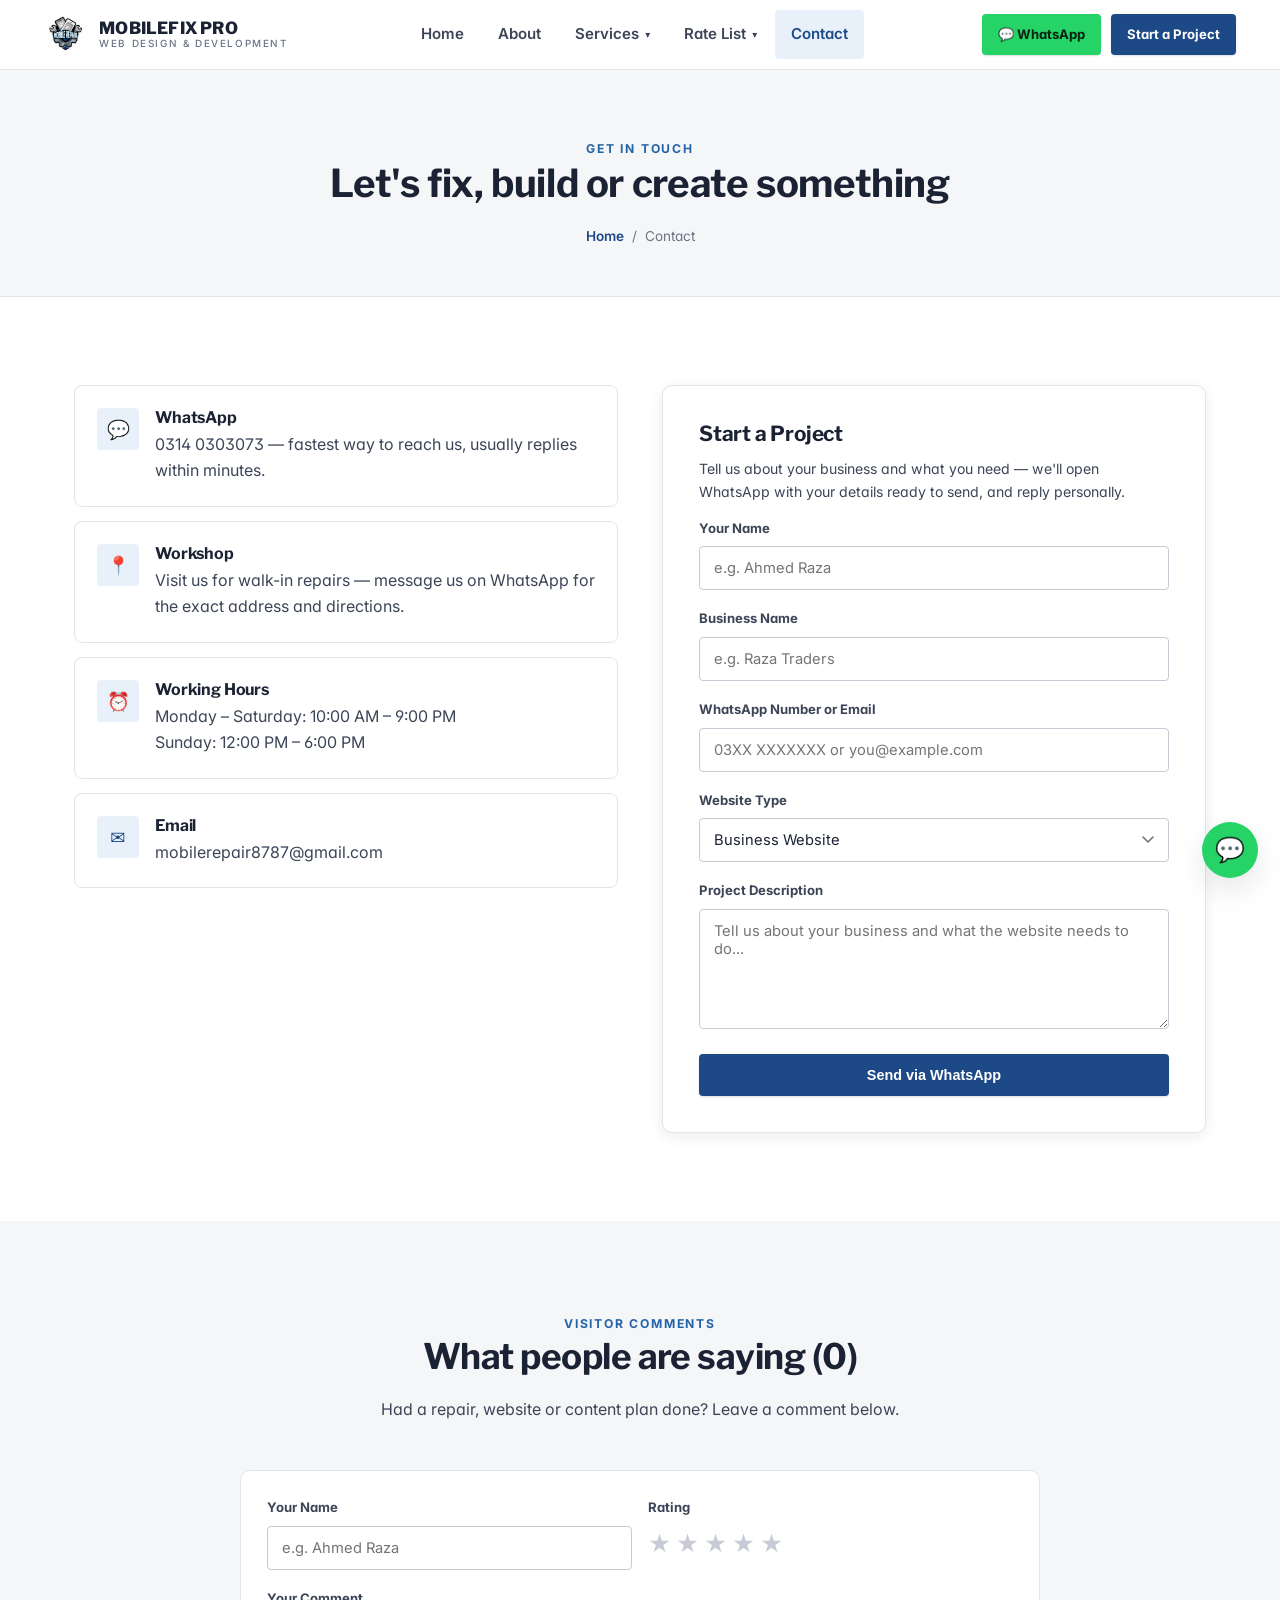
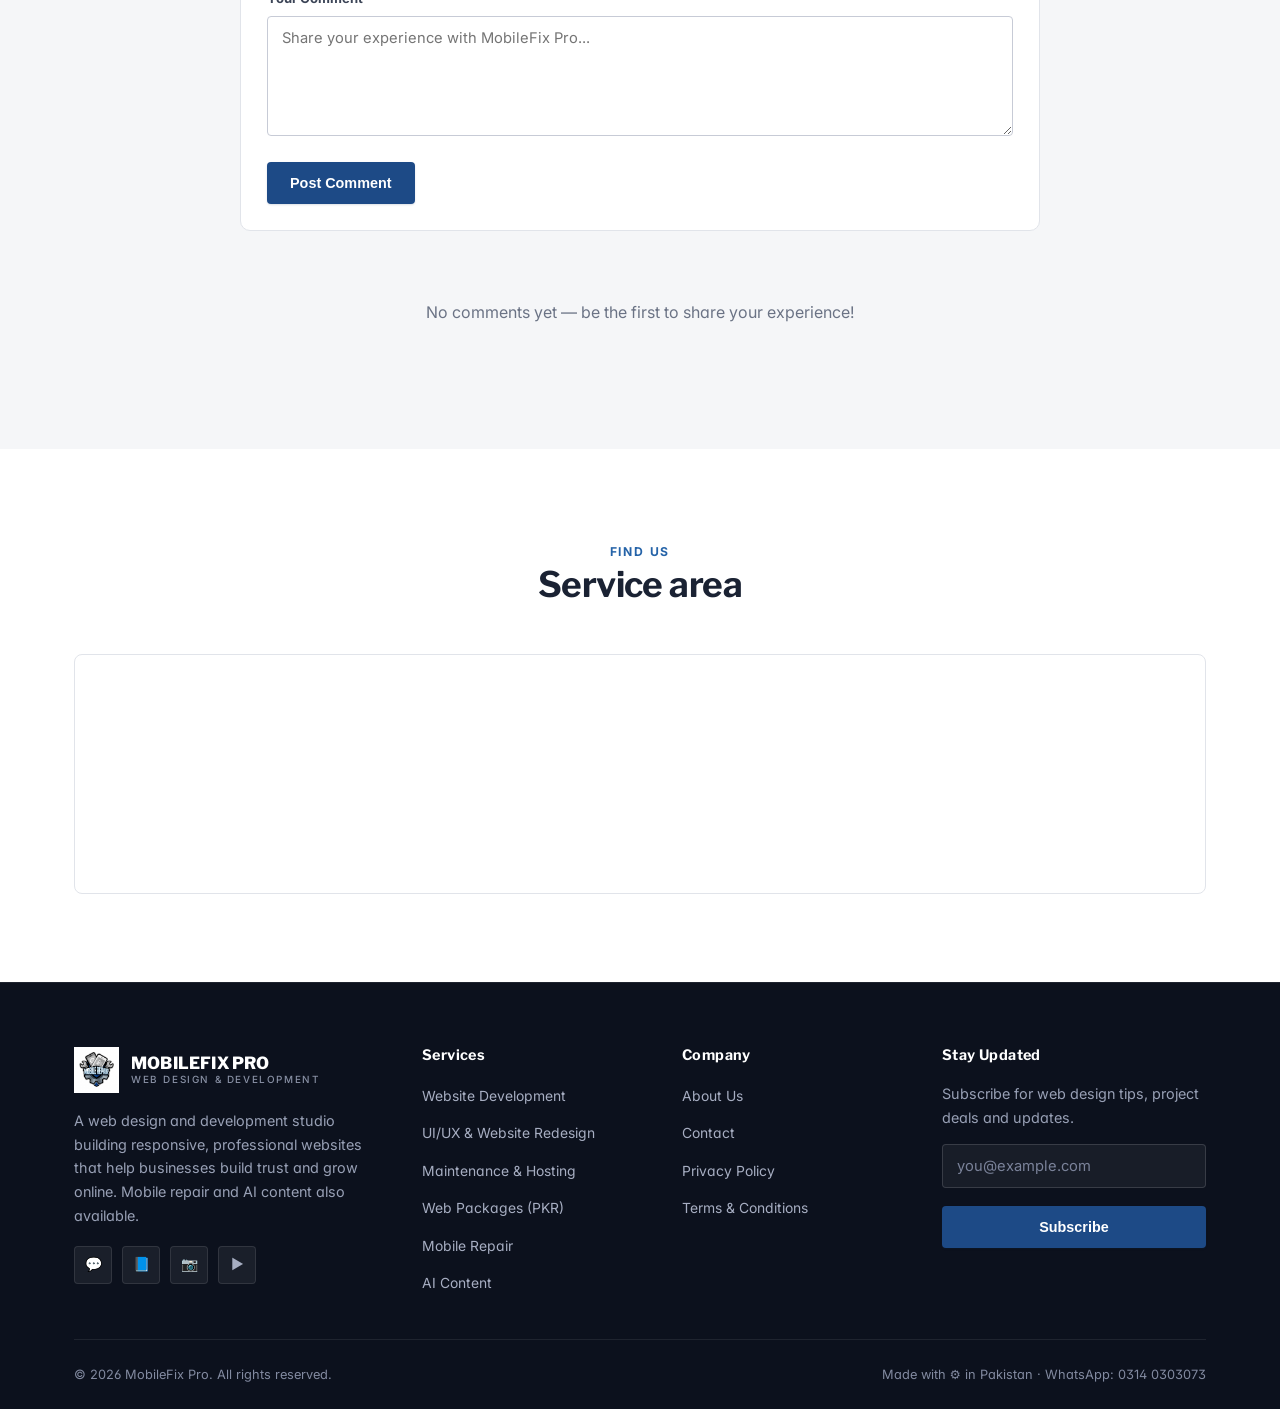
<file: contact.html>
<!DOCTYPE html>
<html lang="en">
<head>
<title>Contact Us | MobileFix Pro</title>
<meta name="description" content="Get in touch with MobileFix Pro via WhatsApp, phone, or our contact form. Leave a comment about your experience with our services.">
<link rel="canonical" href="https://www.mobilefixpro.pk/contact.html">
<meta property="og:title" content="Contact Us | MobileFix Pro">
<meta property="og:description" content="Get in touch with MobileFix Pro via WhatsApp, phone, or our contact form. Leave a comment about your experience with our services.">
<meta property="og:image" content="hero.jpg">
<meta property="og:type" content="website">
<meta name="twitter:card" content="summary_large_image">
<meta charset="UTF-8">
<meta name="viewport" content="width=device-width, initial-scale=1.0">
<meta name="theme-color" content="#ffffff">
<link rel="icon" href="favicon.ico" type="image/x-icon">
<link rel="manifest" href="manifest.json">
<link rel="preconnect" href="https://fonts.googleapis.com">
<link rel="stylesheet" href="colors.css">
<link rel="stylesheet" href="style.css">
<link rel="stylesheet" href="animation.css">
<link rel="stylesheet" href="responsive.css">

</head>
<body>

<header class="site-header">
  <div class="nav-wrap">
    <a href="index.html" class="brand">
      <img src="logo.png" alt="MobileFix Pro logo - web design and website development studio">
      <span class="brand-text">MOBILEFIX PRO<span>WEB DESIGN &amp; DEVELOPMENT</span></span>
    </a>

    <nav class="main-nav" aria-label="Primary">
      <ul>
        <li class=""><a href="index.html">Home</a></li>
        <li class=""><a href="about.html">About</a></li>

        <li class="has-dropdown">
          <a href="services.html">Services <span class="caret">▾</span></a>
          <div class="dropdown-panel" role="menu">
            <a href="services.html#web-development" role="menuitem">
              <span class="d-ico">💻</span>
              <span><span class="d-title">Website Development</span><br><span class="d-sub">Business, e-commerce &amp; custom builds</span></span>
            </a>
            <a href="services.html#uiux-design" role="menuitem">
              <span class="d-ico">🎨</span>
              <span><span class="d-title">UI/UX &amp; Redesign</span><br><span class="d-sub">Responsive design &amp; site refreshes</span></span>
            </a>
            <a href="services.html#care-plans" role="menuitem">
              <span class="d-ico">🛠️</span>
              <span><span class="d-title">Maintenance &amp; Hosting</span><br><span class="d-sub">Domain setup &amp; ongoing care</span></span>
            </a>
            <div style="height:1px; background:var(--border-soft); margin:6px 4px;"></div>
            <a href="services.html#mobile-technician" role="menuitem">
              <span class="d-ico">📱</span>
              <span><span class="d-title">Mobile Repair</span><br><span class="d-sub">Screen &amp; battery service</span></span>
            </a>
            <a href="services.html#ai-content-creator" role="menuitem">
              <span class="d-ico">🤖</span>
              <span><span class="d-title">AI Content</span><br><span class="d-sub">Social posts &amp; blog articles</span></span>
            </a>
          </div>
        </li>

        <li class="has-dropdown">
          <a href="products.html">Rate List <span class="caret">▾</span></a>
          <div class="dropdown-panel" role="menu">
            <a href="products.html#web-packages" role="menuitem">
              <span class="d-ico">🌐</span>
              <span><span class="d-title">Web Packages</span><br><span class="d-sub">Starter to enterprise plans</span></span>
            </a>
            <a href="products.html#repair-rates" role="menuitem">
              <span class="d-ico">🔧</span>
              <span><span class="d-title">Repair Rates</span><br><span class="d-sub">PKR pricing for common repairs</span></span>
            </a>
            <a href="products.html#ai-packages" role="menuitem">
              <span class="d-ico">✨</span>
              <span><span class="d-title">AI Content Plans</span><br><span class="d-sub">Monthly content subscriptions</span></span>
            </a>
          </div>
        </li>

        <li class="active"><a href="contact.html">Contact</a></li>
        <li class="mobile-cta-only">
          <div class="mobile-cta-buttons">
            <a href="https://wa.me/923140303073" target="_blank" rel="noopener" class="btn btn-whatsapp">💬 WhatsApp</a>
            <a href="contact.html#start-project" class="btn btn-primary">Start a Project</a>
          </div>
        </li>
      </ul>
    </nav>

    <div class="nav-cta">
      <a href="https://wa.me/923140303073" target="_blank" rel="noopener" class="btn btn-whatsapp btn-sm">💬 WhatsApp</a>
      <a href="contact.html#start-project" class="btn btn-primary btn-sm">Start a Project</a>
    </div>

    <button class="burger" aria-label="Toggle menu" aria-expanded="false">
      <span></span><span></span><span></span>
    </button>
  </div>
</header>


<section class="page-hero">
  <div class="container">
    <span class="eyebrow">GET IN TOUCH</span>
    <h1>Let's fix, build or create something</h1>
    <div class="breadcrumb"><a href="index.html">Home</a> / <span>Contact</span></div>
  </div>
</section>

<section>
  <div class="container contact-grid">
    <div class="reveal-left">
      <div class="contact-info-card">
        <div class="ci-ic">💬</div>
        <div>
          <h3 style=" margin-bottom:4px;">WhatsApp</h3>
          <p style="margin:0;">0314 0303073 — fastest way to reach us, usually replies within minutes.</p>
        </div>
      </div>
      <div class="contact-info-card">
        <div class="ci-ic">📍</div>
        <div>
          <h3 style=" margin-bottom:4px;">Workshop</h3>
          <p style="margin:0;">Visit us for walk-in repairs — message us on WhatsApp for the exact address and directions.</p>
        </div>
      </div>
      <div class="contact-info-card">
        <div class="ci-ic">⏰</div>
        <div>
          <h3 style=" margin-bottom:4px;">Working Hours</h3>
          <p style="margin:0;">Monday – Saturday: 10:00 AM – 9:00 PM<br>Sunday: 12:00 PM – 6:00 PM</p>
        </div>
      </div>
      <div class="contact-info-card">
        <div class="ci-ic">✉️</div>
        <div>
          <h3 style=" margin-bottom:4px;">Email</h3>
          <p style="margin:0;">mobilerepair8787@gmail.com</p>
        </div>
      </div>
    </div>

    <div class="reveal-right">
      <div class="form-card" id="start-project" style="scroll-margin-top:90px;">
        <h3>Start a Project</h3>
        <p style="font-size:.88rem;">Tell us about your business and what you need — we'll open WhatsApp with your details ready to send, and reply personally.</p>
        <form id="contactForm">
          <div class="field">
            <label for="cf-name">Your Name</label>
            <input id="cf-name" type="text" name="name" placeholder="e.g. Ahmed Raza" required>
          </div>
          <div class="field">
            <label for="cf-business">Business Name</label>
            <input id="cf-business" type="text" name="business" placeholder="e.g. Raza Traders" required>
          </div>
          <div class="field">
            <label for="cf-contact">WhatsApp Number or Email</label>
            <input id="cf-contact" type="text" name="contact" placeholder="03XX XXXXXXX or you@example.com" required>
          </div>
          <div class="field">
            <label for="cf-type">Website Type</label>
            <select id="cf-type" name="websiteType">
              <option>Business Website</option>
              <option>Landing Page</option>
              <option>E-commerce Website</option>
              <option>Portfolio Website</option>
              <option>Restaurant Website</option>
              <option>Dental / Clinic Website</option>
              <option>Dynamic / Custom Website</option>
              <option>Website Redesign</option>
              <option>Not sure yet</option>
            </select>
          </div>
          <div class="field">
            <label for="cf-message">Project Description</label>
            <textarea id="cf-message" name="message" placeholder="Tell us about your business and what the website needs to do..." required></textarea>
          </div>
          <button type="submit" class="btn btn-primary btn-block">Send via WhatsApp</button>
          <div class="form-msg" id="formMsg"></div>
        </form>
      </div>
    </div>
  </div>
</section>

<section style="background:var(--bg-surface);">
  <div class="container">
    <div class="sec-head reveal">
      <span class="eyebrow">VISITOR COMMENTS</span>
      <h2>What people are saying (<span id="commentCount">0</span>)</h2>
      <p>Had a repair, website or content plan done? Leave a comment below.</p>
    </div>

    <div class="comments-wrap reveal">
      <form class="comment-form" id="commentForm">
        <div class="row2">
          <div class="field">
            <label for="c-name">Your Name</label>
            <input id="c-name" type="text" name="cname" placeholder="e.g. Ahmed Raza" required>
          </div>
          <div class="field">
            <label>Rating</label>
            <div class="rating-select">
              <span>★</span><span>★</span><span>★</span><span>★</span><span>★</span>
            </div>
            <input type="hidden" name="rating" value="5">
          </div>
        </div>
        <div class="field">
          <label for="c-text">Your Comment</label>
          <textarea id="c-text" name="ctext" placeholder="Share your experience with MobileFix Pro..." required></textarea>
        </div>
        <button type="submit" class="btn btn-primary">Post Comment</button>
        <div class="form-msg" id="commentMsg"></div>
      </form>

      <div id="commentsList"></div>
    </div>
  </div>
</section>

<section>
  <div class="container">
    <div class="sec-head reveal">
      <span class="eyebrow">FIND US</span>
      <h2>Service area</h2>
    </div>
    <div class="map-frame reveal-scale">
      <iframe title="Service area map" src="https://www.google.com/maps?q=Pakistan&output=embed" width="100%" height="100%" style="border:0;" loading="lazy" referrerpolicy="no-referrer-when-downgrade"></iframe>
    </div>
  </div>
</section>

<a href="https://wa.me/923140303073" target="_blank" rel="noopener" class="wa-float" aria-label="Chat on WhatsApp">💬</a>
<button class="back-top" aria-label="Back to top">↑</button>

<footer class="site-footer">
  <div class="container">
    <div class="footer-grid">
      <div>
        <a href="index.html" class="brand" style="margin-bottom:16px;">
          <img src="logo.png" alt="MobileFix Pro logo" style="height:46px;">
          <span class="brand-text">MOBILEFIX PRO<span>WEB DESIGN &amp; DEVELOPMENT</span></span>
        </a>
        <p>A web design and development studio building responsive, professional websites that help businesses build trust and grow online. Mobile repair and AI content also available.</p>
        <div class="footer-social">
          <a href="https://wa.me/923140303073" target="_blank" rel="noopener" aria-label="WhatsApp">💬</a>
          <a href="#" aria-label="Facebook">📘</a>
          <a href="#" aria-label="Instagram">📷</a>
          <a href="https://www.youtube.com/@mobile.repair963" target="_blank" rel="noopener" aria-label="YouTube">▶️</a>
        </div>
      </div>

      <div>
        <h4>Services</h4>
        <ul>
          <li><a href="services.html#web-development">Website Development</a></li>
          <li><a href="services.html#uiux-design">UI/UX &amp; Website Redesign</a></li>
          <li><a href="services.html#care-plans">Maintenance &amp; Hosting</a></li>
          <li><a href="products.html#web-packages">Web Packages (PKR)</a></li>
          <li><a href="services.html#mobile-technician">Mobile Repair</a></li>
          <li><a href="services.html#ai-content-creator">AI Content</a></li>
        </ul>
      </div>

      <div>
        <h4>Company</h4>
        <ul>
          <li><a href="about.html">About Us</a></li>
          <li><a href="contact.html">Contact</a></li>
          <li><a href="privacy.html">Privacy Policy</a></li>
          <li><a href="terms.html">Terms &amp; Conditions</a></li>
        </ul>
      </div>

      <div>
        <h4>Stay Updated</h4>
        <p>Subscribe for web design tips, project deals and updates.</p>
        <form id="newsletterForm">
          <div class="field">
            <input type="email" placeholder="you@example.com" required>
          </div>
          <button type="submit" class="btn btn-primary btn-block">Subscribe</button>
          <p class="news-note" style="font-size:.78rem; margin-top:10px;"></p>
        </form>
      </div>
    </div>

    <div class="footer-bottom">
      <span>© <span class="js-year">2026</span> MobileFix Pro. All rights reserved.</span>
      <span>Made with ⚙️ in Pakistan · WhatsApp: 0314 0303073</span>
    </div>
  </div>
</footer>

<script src="menu.js"></script>
<script src="slider.js"></script>
<script src="contact.js"></script>
<script src="script.js"></script>

</body>
</html>
</file>
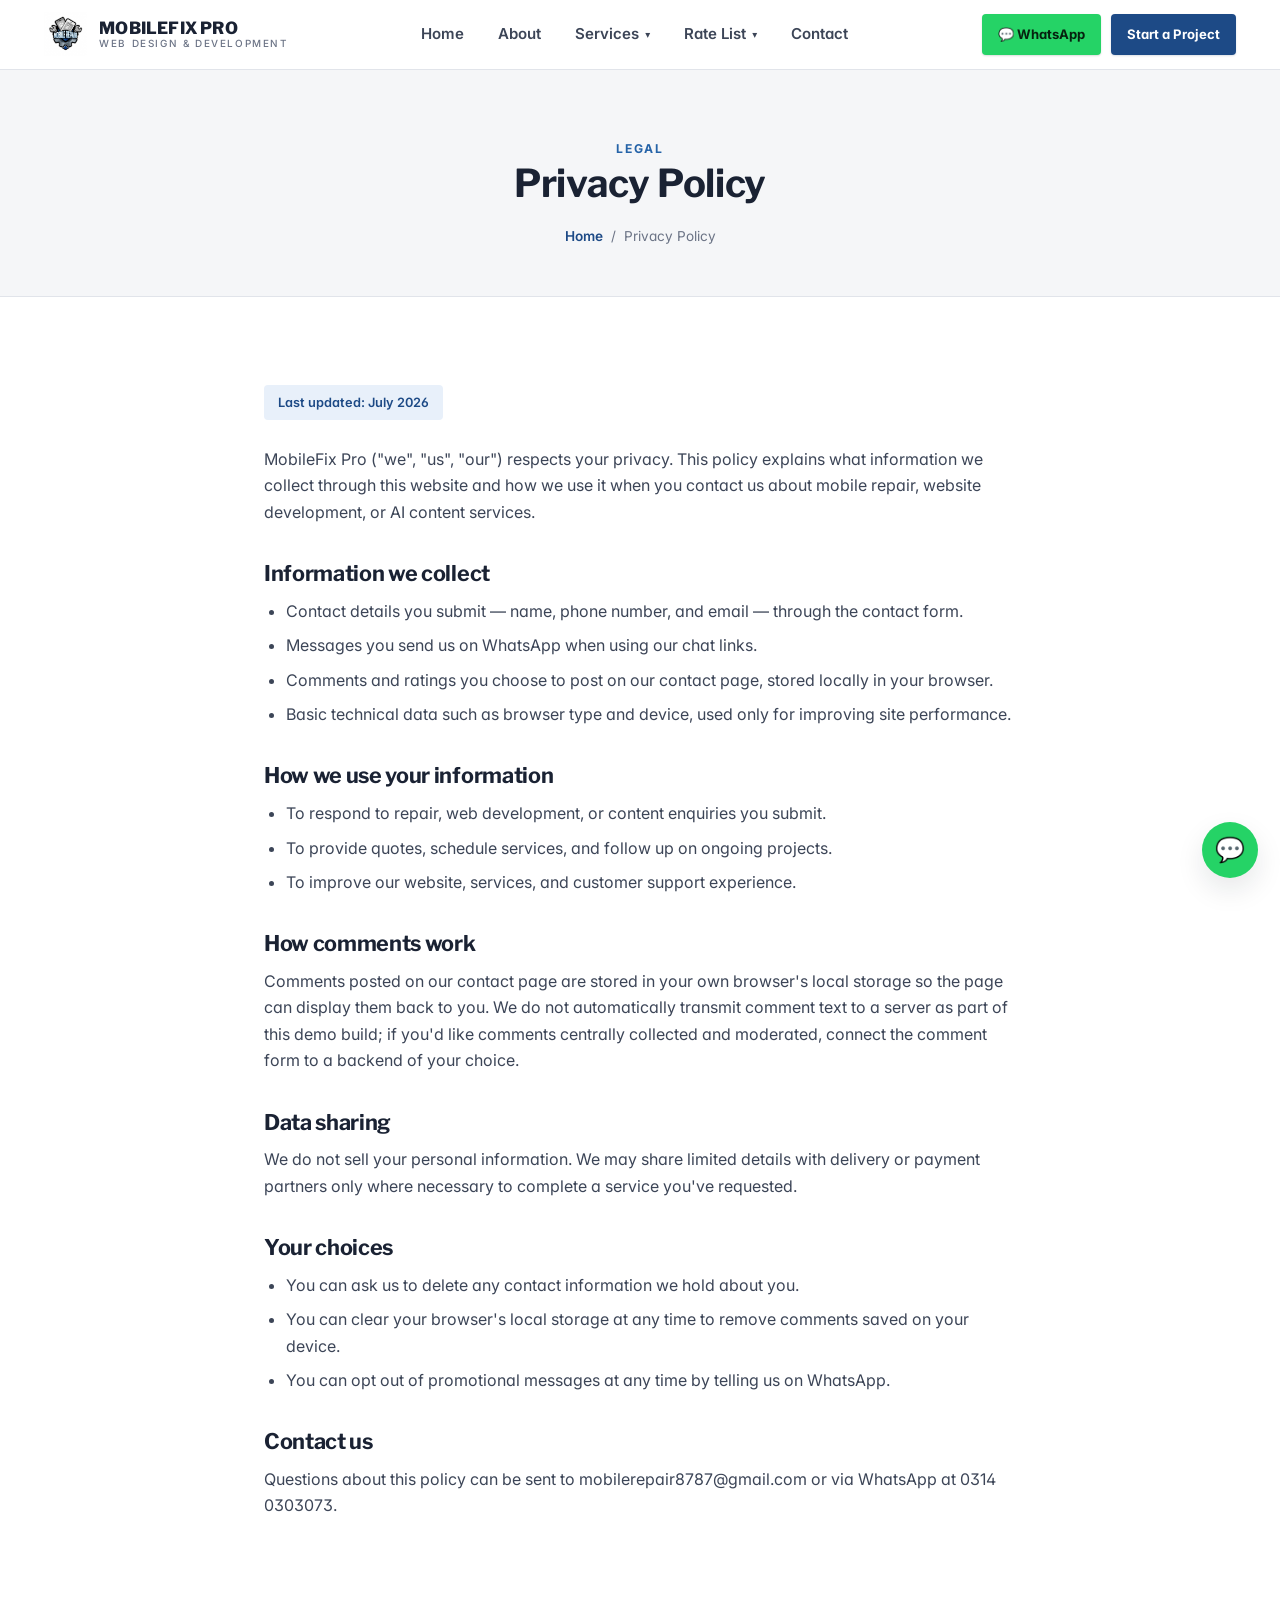
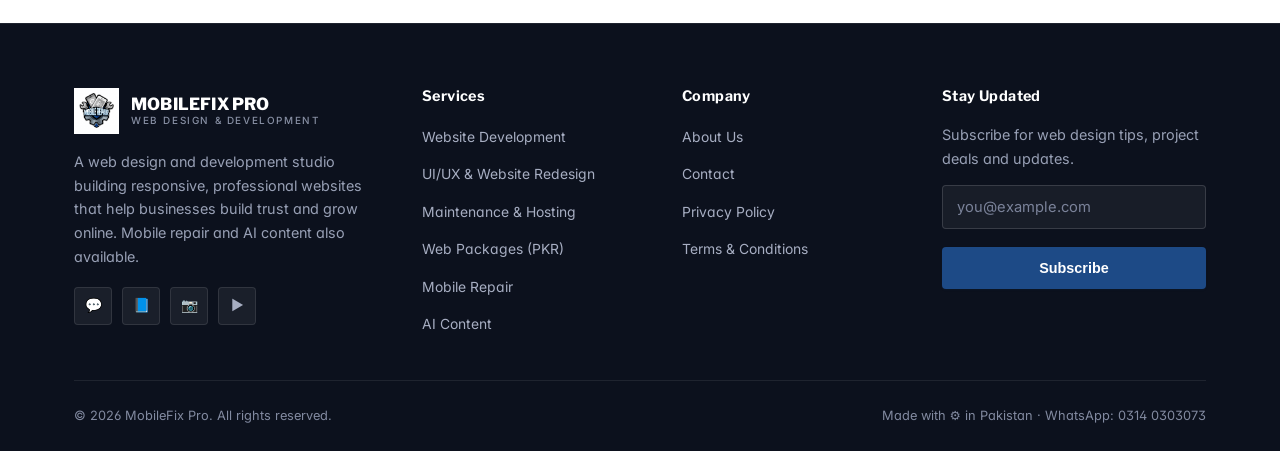
<file: privacy.html>
<!DOCTYPE html>
<html lang="en">
<head>
<title>Privacy Policy | MobileFix Pro</title>
<meta name="description" content="Read MobileFix Pro's privacy policy covering how we collect and use your information across our repair, web and content services.">
<link rel="canonical" href="https://www.mobilefixpro.pk/privacy.html">
<meta property="og:title" content="Privacy Policy | MobileFix Pro">
<meta property="og:description" content="Read MobileFix Pro's privacy policy covering how we collect and use your information across our repair, web and content services.">
<meta property="og:image" content="hero.jpg">
<meta property="og:type" content="website">
<meta name="twitter:card" content="summary_large_image">
<meta charset="UTF-8">
<meta name="viewport" content="width=device-width, initial-scale=1.0">
<meta name="theme-color" content="#ffffff">
<link rel="icon" href="favicon.ico" type="image/x-icon">
<link rel="manifest" href="manifest.json">
<link rel="preconnect" href="https://fonts.googleapis.com">
<link rel="stylesheet" href="colors.css">
<link rel="stylesheet" href="style.css">
<link rel="stylesheet" href="animation.css">
<link rel="stylesheet" href="responsive.css">

</head>
<body>

<header class="site-header">
  <div class="nav-wrap">
    <a href="index.html" class="brand">
      <img src="logo.png" alt="MobileFix Pro logo - web design and website development studio">
      <span class="brand-text">MOBILEFIX PRO<span>WEB DESIGN &amp; DEVELOPMENT</span></span>
    </a>

    <nav class="main-nav" aria-label="Primary">
      <ul>
        <li class=""><a href="index.html">Home</a></li>
        <li class=""><a href="about.html">About</a></li>

        <li class="has-dropdown">
          <a href="services.html">Services <span class="caret">▾</span></a>
          <div class="dropdown-panel" role="menu">
            <a href="services.html#web-development" role="menuitem">
              <span class="d-ico">💻</span>
              <span><span class="d-title">Website Development</span><br><span class="d-sub">Business, e-commerce &amp; custom builds</span></span>
            </a>
            <a href="services.html#uiux-design" role="menuitem">
              <span class="d-ico">🎨</span>
              <span><span class="d-title">UI/UX &amp; Redesign</span><br><span class="d-sub">Responsive design &amp; site refreshes</span></span>
            </a>
            <a href="services.html#care-plans" role="menuitem">
              <span class="d-ico">🛠️</span>
              <span><span class="d-title">Maintenance &amp; Hosting</span><br><span class="d-sub">Domain setup &amp; ongoing care</span></span>
            </a>
            <div style="height:1px; background:var(--border-soft); margin:6px 4px;"></div>
            <a href="services.html#mobile-technician" role="menuitem">
              <span class="d-ico">📱</span>
              <span><span class="d-title">Mobile Repair</span><br><span class="d-sub">Screen &amp; battery service</span></span>
            </a>
            <a href="services.html#ai-content-creator" role="menuitem">
              <span class="d-ico">🤖</span>
              <span><span class="d-title">AI Content</span><br><span class="d-sub">Social posts &amp; blog articles</span></span>
            </a>
          </div>
        </li>

        <li class="has-dropdown">
          <a href="products.html">Rate List <span class="caret">▾</span></a>
          <div class="dropdown-panel" role="menu">
            <a href="products.html#web-packages" role="menuitem">
              <span class="d-ico">🌐</span>
              <span><span class="d-title">Web Packages</span><br><span class="d-sub">Starter to enterprise plans</span></span>
            </a>
            <a href="products.html#repair-rates" role="menuitem">
              <span class="d-ico">🔧</span>
              <span><span class="d-title">Repair Rates</span><br><span class="d-sub">PKR pricing for common repairs</span></span>
            </a>
            <a href="products.html#ai-packages" role="menuitem">
              <span class="d-ico">✨</span>
              <span><span class="d-title">AI Content Plans</span><br><span class="d-sub">Monthly content subscriptions</span></span>
            </a>
          </div>
        </li>

        <li class=""><a href="contact.html">Contact</a></li>
        <li class="mobile-cta-only">
          <div class="mobile-cta-buttons">
            <a href="https://wa.me/923140303073" target="_blank" rel="noopener" class="btn btn-whatsapp">💬 WhatsApp</a>
            <a href="contact.html#start-project" class="btn btn-primary">Start a Project</a>
          </div>
        </li>
      </ul>
    </nav>

    <div class="nav-cta">
      <a href="https://wa.me/923140303073" target="_blank" rel="noopener" class="btn btn-whatsapp btn-sm">💬 WhatsApp</a>
      <a href="contact.html#start-project" class="btn btn-primary btn-sm">Start a Project</a>
    </div>

    <button class="burger" aria-label="Toggle menu" aria-expanded="false">
      <span></span><span></span><span></span>
    </button>
  </div>
</header>


<section class="page-hero">
  <div class="container">
    <span class="eyebrow">LEGAL</span>
    <h1>Privacy Policy</h1>
    <div class="breadcrumb"><a href="index.html">Home</a> / <span>Privacy Policy</span></div>
  </div>
</section>

<section>
  <div class="container legal-content reveal">
    <span class="updated-note">Last updated: July 2026</span>
    <p>MobileFix Pro ("we", "us", "our") respects your privacy. This policy explains what information we collect through this website and how we use it when you contact us about mobile repair, website development, or AI content services.</p>

    <h2>Information we collect</h2>
    <ul>
      <li>Contact details you submit — name, phone number, and email — through the contact form.</li>
      <li>Messages you send us on WhatsApp when using our chat links.</li>
      <li>Comments and ratings you choose to post on our contact page, stored locally in your browser.</li>
      <li>Basic technical data such as browser type and device, used only for improving site performance.</li>
    </ul>

    <h2>How we use your information</h2>
    <ul>
      <li>To respond to repair, web development, or content enquiries you submit.</li>
      <li>To provide quotes, schedule services, and follow up on ongoing projects.</li>
      <li>To improve our website, services, and customer support experience.</li>
    </ul>

    <h2>How comments work</h2>
    <p>Comments posted on our contact page are stored in your own browser's local storage so the page can display them back to you. We do not automatically transmit comment text to a server as part of this demo build; if you'd like comments centrally collected and moderated, connect the comment form to a backend of your choice.</p>

    <h2>Data sharing</h2>
    <p>We do not sell your personal information. We may share limited details with delivery or payment partners only where necessary to complete a service you've requested.</p>

    <h2>Your choices</h2>
    <ul>
      <li>You can ask us to delete any contact information we hold about you.</li>
      <li>You can clear your browser's local storage at any time to remove comments saved on your device.</li>
      <li>You can opt out of promotional messages at any time by telling us on WhatsApp.</li>
    </ul>

    <h2>Contact us</h2>
    <p>Questions about this policy can be sent to mobilerepair8787@gmail.com or via WhatsApp at 0314 0303073.</p>
  </div>
</section>

<a href="https://wa.me/923140303073" target="_blank" rel="noopener" class="wa-float" aria-label="Chat on WhatsApp">💬</a>
<button class="back-top" aria-label="Back to top">↑</button>

<footer class="site-footer">
  <div class="container">
    <div class="footer-grid">
      <div>
        <a href="index.html" class="brand" style="margin-bottom:16px;">
          <img src="logo.png" alt="MobileFix Pro logo" style="height:46px;">
          <span class="brand-text">MOBILEFIX PRO<span>WEB DESIGN &amp; DEVELOPMENT</span></span>
        </a>
        <p>A web design and development studio building responsive, professional websites that help businesses build trust and grow online. Mobile repair and AI content also available.</p>
        <div class="footer-social">
          <a href="https://wa.me/923140303073" target="_blank" rel="noopener" aria-label="WhatsApp">💬</a>
          <a href="#" aria-label="Facebook">📘</a>
          <a href="#" aria-label="Instagram">📷</a>
          <a href="https://www.youtube.com/@mobile.repair963" target="_blank" rel="noopener" aria-label="YouTube">▶️</a>
        </div>
      </div>

      <div>
        <h4>Services</h4>
        <ul>
          <li><a href="services.html#web-development">Website Development</a></li>
          <li><a href="services.html#uiux-design">UI/UX &amp; Website Redesign</a></li>
          <li><a href="services.html#care-plans">Maintenance &amp; Hosting</a></li>
          <li><a href="products.html#web-packages">Web Packages (PKR)</a></li>
          <li><a href="services.html#mobile-technician">Mobile Repair</a></li>
          <li><a href="services.html#ai-content-creator">AI Content</a></li>
        </ul>
      </div>

      <div>
        <h4>Company</h4>
        <ul>
          <li><a href="about.html">About Us</a></li>
          <li><a href="contact.html">Contact</a></li>
          <li><a href="privacy.html">Privacy Policy</a></li>
          <li><a href="terms.html">Terms &amp; Conditions</a></li>
        </ul>
      </div>

      <div>
        <h4>Stay Updated</h4>
        <p>Subscribe for web design tips, project deals and updates.</p>
        <form id="newsletterForm">
          <div class="field">
            <input type="email" placeholder="you@example.com" required>
          </div>
          <button type="submit" class="btn btn-primary btn-block">Subscribe</button>
          <p class="news-note" style="font-size:.78rem; margin-top:10px;"></p>
        </form>
      </div>
    </div>

    <div class="footer-bottom">
      <span>© <span class="js-year">2026</span> MobileFix Pro. All rights reserved.</span>
      <span>Made with ⚙️ in Pakistan · WhatsApp: 0314 0303073</span>
    </div>
  </div>
</footer>

<script src="menu.js"></script>
<script src="slider.js"></script>
<script src="contact.js"></script>
<script src="script.js"></script>

</body>
</html>
</file>
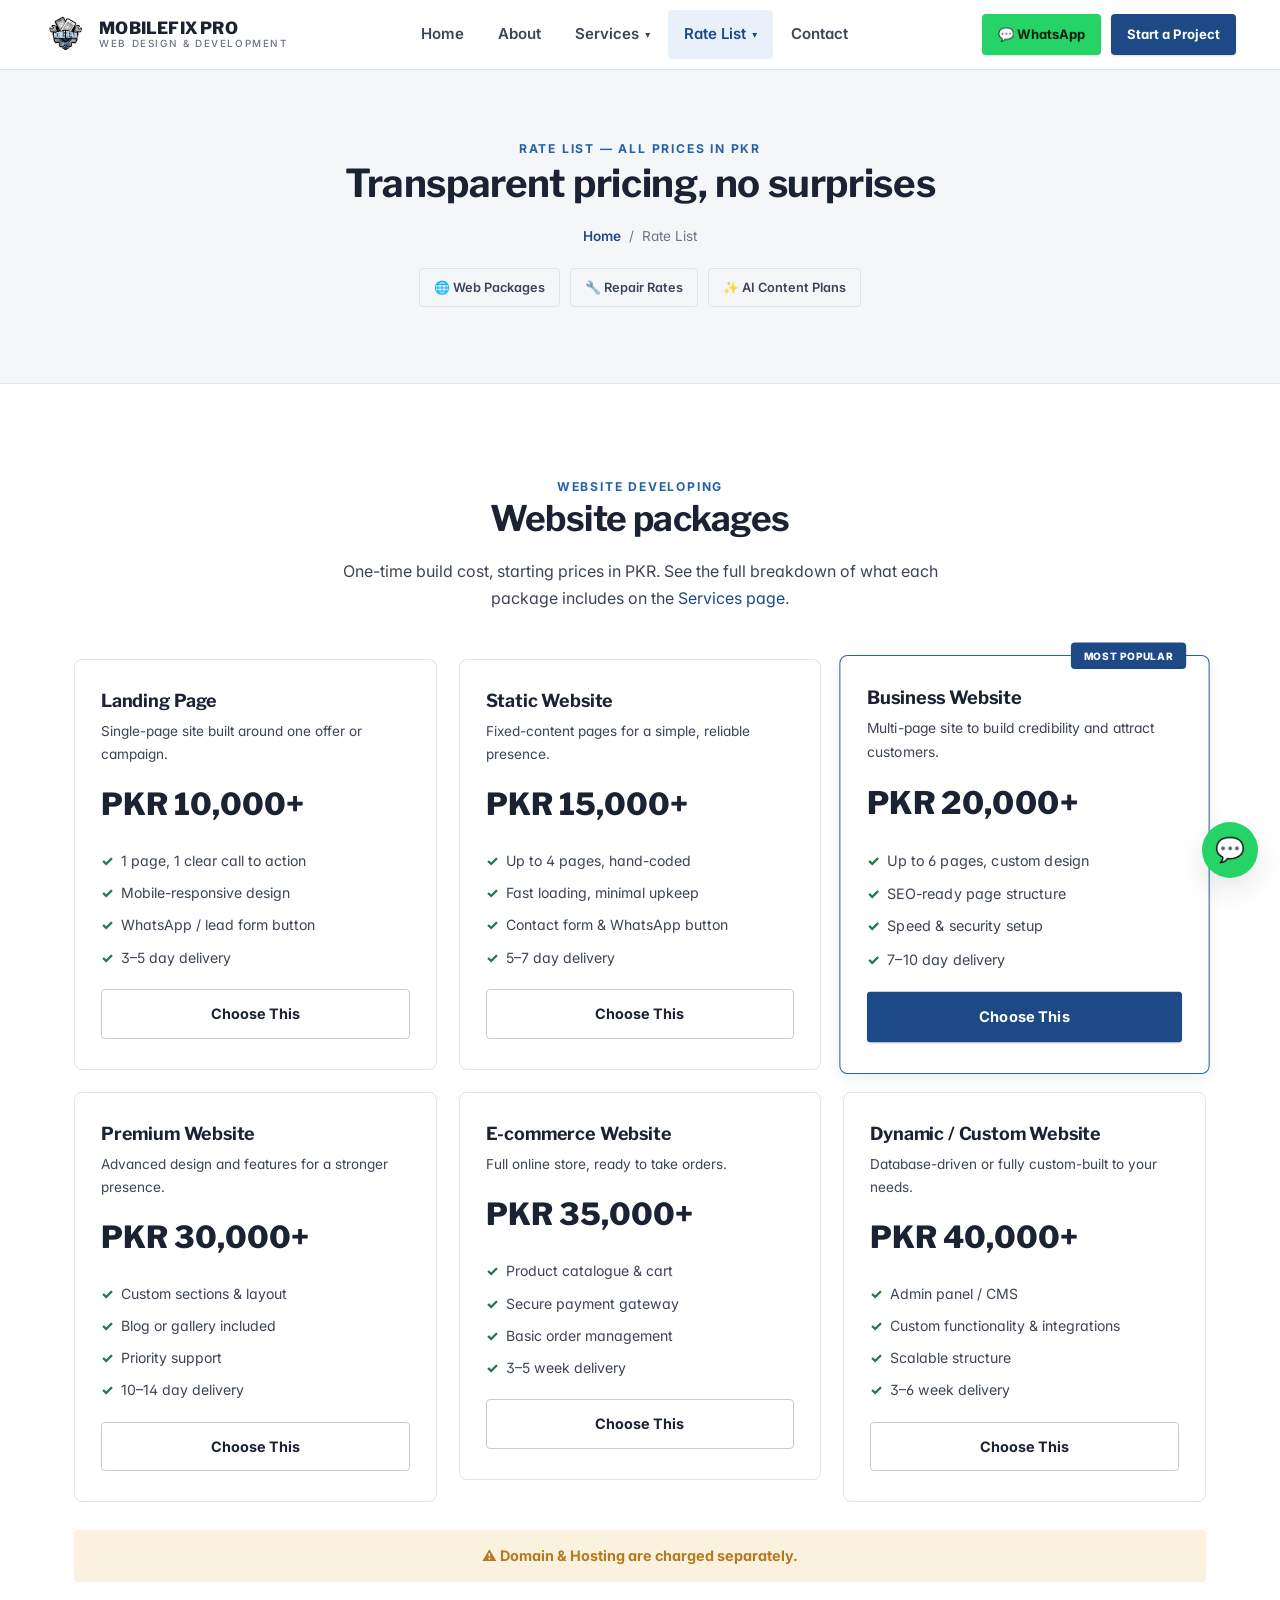
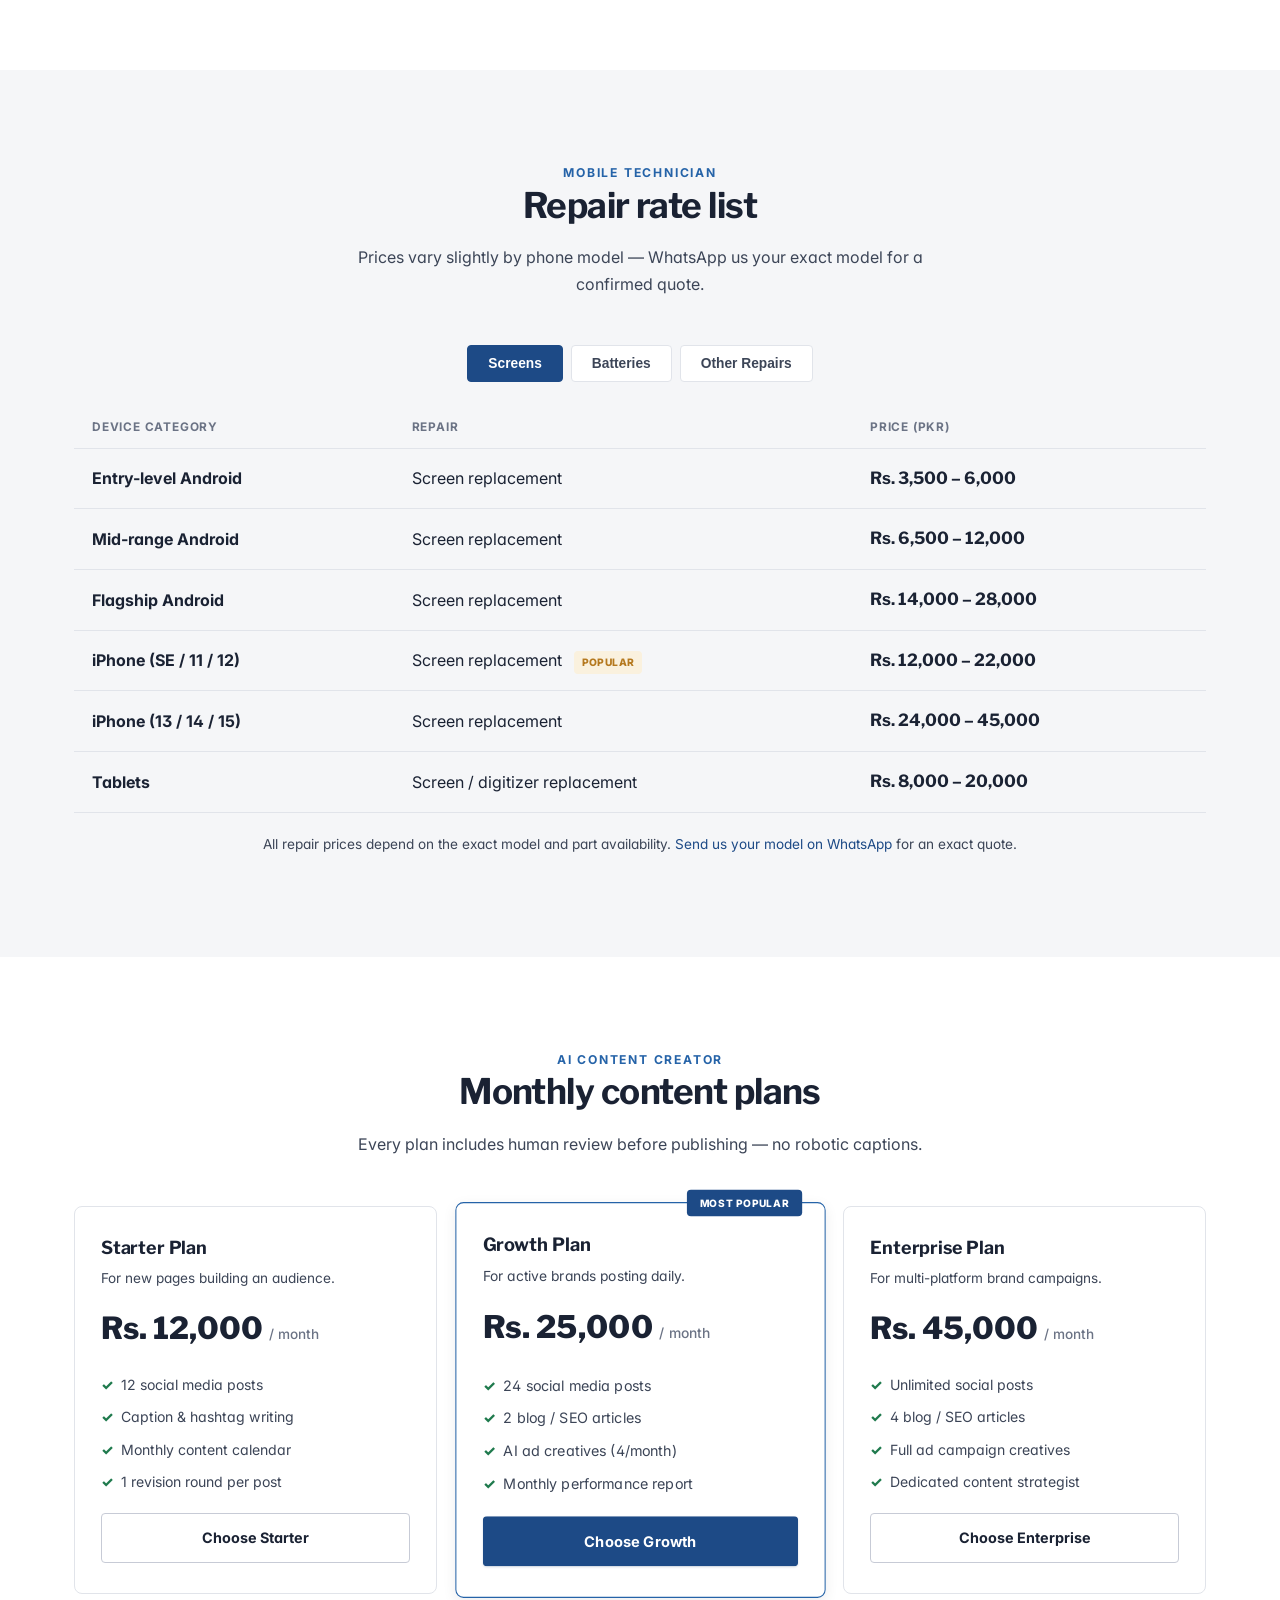
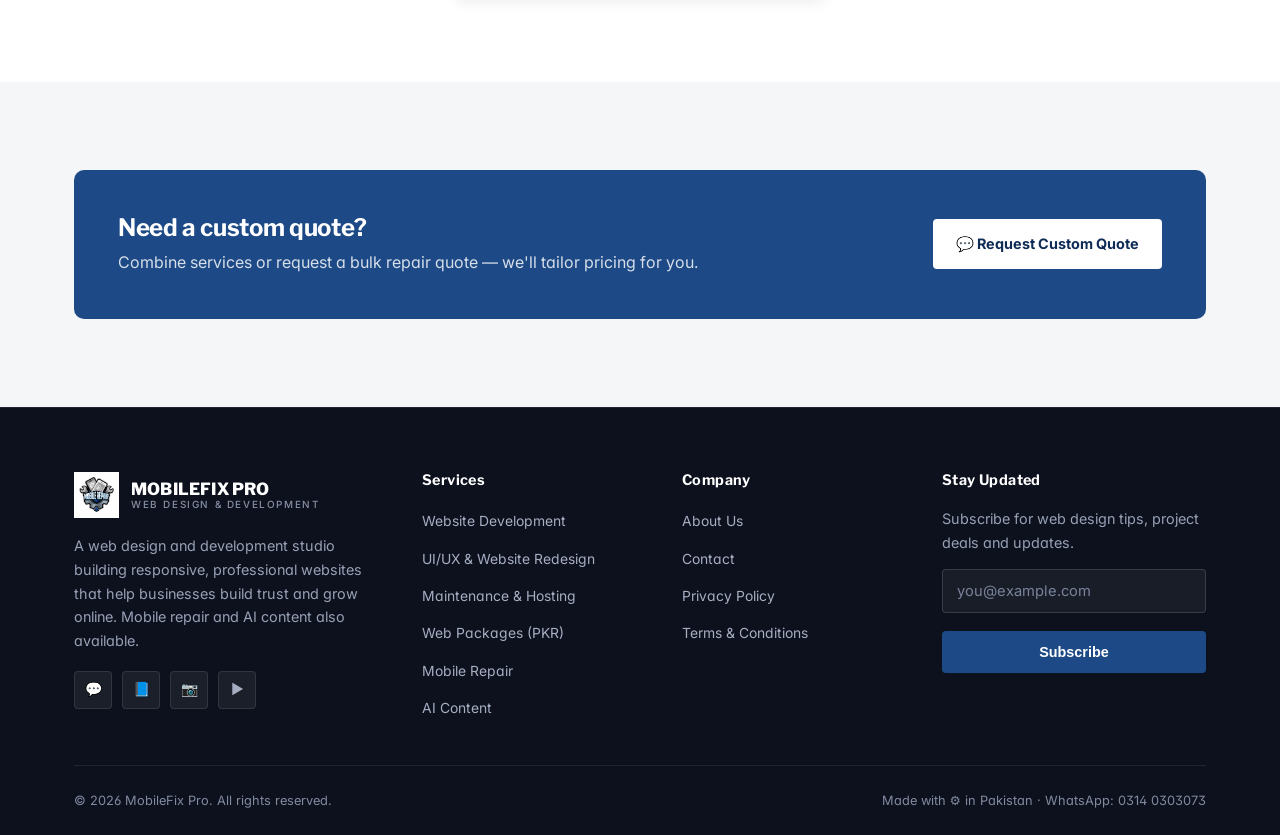
<file: products.html>
<!DOCTYPE html>
<html lang="en">
<head>
<title>Rate List (PKR) | MobileFix Pro</title>
<meta name="description" content="Full pricing for mobile repairs, website packages and AI content plans — all listed transparently in Pakistani Rupees.">
<link rel="canonical" href="https://www.mobilefixpro.pk/products.html">
<meta property="og:title" content="Rate List (PKR) | MobileFix Pro">
<meta property="og:description" content="Full pricing for mobile repairs, website packages and AI content plans — all listed transparently in Pakistani Rupees.">
<meta property="og:image" content="hero.jpg">
<meta property="og:type" content="website">
<meta name="twitter:card" content="summary_large_image">
<meta charset="UTF-8">
<meta name="viewport" content="width=device-width, initial-scale=1.0">
<meta name="theme-color" content="#ffffff">
<link rel="icon" href="favicon.ico" type="image/x-icon">
<link rel="manifest" href="manifest.json">
<link rel="preconnect" href="https://fonts.googleapis.com">
<link rel="stylesheet" href="colors.css">
<link rel="stylesheet" href="style.css">
<link rel="stylesheet" href="animation.css">
<link rel="stylesheet" href="responsive.css">

</head>
<body>

<header class="site-header">
  <div class="nav-wrap">
    <a href="index.html" class="brand">
      <img src="logo.png" alt="MobileFix Pro logo - web design and website development studio">
      <span class="brand-text">MOBILEFIX PRO<span>WEB DESIGN &amp; DEVELOPMENT</span></span>
    </a>

    <nav class="main-nav" aria-label="Primary">
      <ul>
        <li class=""><a href="index.html">Home</a></li>
        <li class=""><a href="about.html">About</a></li>

        <li class="has-dropdown">
          <a href="services.html">Services <span class="caret">▾</span></a>
          <div class="dropdown-panel" role="menu">
            <a href="services.html#web-development" role="menuitem">
              <span class="d-ico">💻</span>
              <span><span class="d-title">Website Development</span><br><span class="d-sub">Business, e-commerce &amp; custom builds</span></span>
            </a>
            <a href="services.html#uiux-design" role="menuitem">
              <span class="d-ico">🎨</span>
              <span><span class="d-title">UI/UX &amp; Redesign</span><br><span class="d-sub">Responsive design &amp; site refreshes</span></span>
            </a>
            <a href="services.html#care-plans" role="menuitem">
              <span class="d-ico">🛠️</span>
              <span><span class="d-title">Maintenance &amp; Hosting</span><br><span class="d-sub">Domain setup &amp; ongoing care</span></span>
            </a>
            <div style="height:1px; background:var(--border-soft); margin:6px 4px;"></div>
            <a href="services.html#mobile-technician" role="menuitem">
              <span class="d-ico">📱</span>
              <span><span class="d-title">Mobile Repair</span><br><span class="d-sub">Screen &amp; battery service</span></span>
            </a>
            <a href="services.html#ai-content-creator" role="menuitem">
              <span class="d-ico">🤖</span>
              <span><span class="d-title">AI Content</span><br><span class="d-sub">Social posts &amp; blog articles</span></span>
            </a>
          </div>
        </li>

        <li class="has-dropdown active">
          <a href="products.html">Rate List <span class="caret">▾</span></a>
          <div class="dropdown-panel" role="menu">
            <a href="products.html#web-packages" role="menuitem">
              <span class="d-ico">🌐</span>
              <span><span class="d-title">Web Packages</span><br><span class="d-sub">Starter to enterprise plans</span></span>
            </a>
            <a href="products.html#repair-rates" role="menuitem">
              <span class="d-ico">🔧</span>
              <span><span class="d-title">Repair Rates</span><br><span class="d-sub">PKR pricing for common repairs</span></span>
            </a>
            <a href="products.html#ai-packages" role="menuitem">
              <span class="d-ico">✨</span>
              <span><span class="d-title">AI Content Plans</span><br><span class="d-sub">Monthly content subscriptions</span></span>
            </a>
          </div>
        </li>

        <li class=""><a href="contact.html">Contact</a></li>
        <li class="mobile-cta-only">
          <div class="mobile-cta-buttons">
            <a href="https://wa.me/923140303073" target="_blank" rel="noopener" class="btn btn-whatsapp">💬 WhatsApp</a>
            <a href="contact.html#start-project" class="btn btn-primary">Start a Project</a>
          </div>
        </li>
      </ul>
    </nav>

    <div class="nav-cta">
      <a href="https://wa.me/923140303073" target="_blank" rel="noopener" class="btn btn-whatsapp btn-sm">💬 WhatsApp</a>
      <a href="contact.html#start-project" class="btn btn-primary btn-sm">Start a Project</a>
    </div>

    <button class="burger" aria-label="Toggle menu" aria-expanded="false">
      <span></span><span></span><span></span>
    </button>
  </div>
</header>


<section class="page-hero">
  <div class="container">
    <span class="eyebrow">RATE LIST — ALL PRICES IN PKR</span>
    <h1>Transparent pricing, no surprises</h1>
    <div class="breadcrumb"><a href="index.html">Home</a> / <span>Rate List</span></div>
    <div class="hero-badges" style="justify-content:center; margin-top:20px;">
      <a href="#web-packages" class="pill">🌐 Web Packages</a>
      <a href="#repair-rates" class="pill">🔧 Repair Rates</a>
      <a href="#ai-packages" class="pill">✨ AI Content Plans</a>
    </div>
  </div>
</section>

<!-- ============ WEB PACKAGES ============ -->
<section id="web-packages">
  <div class="container">
    <div class="sec-head reveal">
      <span class="eyebrow">WEBSITE DEVELOPING</span>
      <h2>Website packages</h2>
      <p>One-time build cost, starting prices in PKR. See the full breakdown of what each package includes on the <a href="services.html#pricing" style="color:var(--brand-700);">Services page</a>.</p>
    </div>
    <div class="plan-grid reveal">
      <div class="plan-card">
          <h3>Landing Page</h3>
          <p style="font-size:.85rem;">Single-page site built around one offer or campaign.</p>
          <div class="plan-price">PKR 10,000+</div>
          <ul>
            <li>1 page, 1 clear call to action</li>
            <li>Mobile-responsive design</li>
            <li>WhatsApp / lead form button</li>
            <li>3–5 day delivery</li>
          </ul>
          <a href="contact.html#start-project" class="btn btn-outline btn-block">Choose This</a>
      </div>

      <div class="plan-card">
          <h3>Static Website</h3>
          <p style="font-size:.85rem;">Fixed-content pages for a simple, reliable presence.</p>
          <div class="plan-price">PKR 15,000+</div>
          <ul>
            <li>Up to 4 pages, hand-coded</li>
            <li>Fast loading, minimal upkeep</li>
            <li>Contact form &amp; WhatsApp button</li>
            <li>5–7 day delivery</li>
          </ul>
          <a href="contact.html#start-project" class="btn btn-outline btn-block">Choose This</a>
      </div>

      <div class="plan-card featured">
          <h3>Business Website</h3>
          <p style="font-size:.85rem;">Multi-page site to build credibility and attract customers.</p>
          <div class="plan-price">PKR 20,000+</div>
          <ul>
            <li>Up to 6 pages, custom design</li>
            <li>SEO-ready page structure</li>
            <li>Speed &amp; security setup</li>
            <li>7–10 day delivery</li>
          </ul>
          <a href="contact.html#start-project" class="btn btn-primary btn-block">Choose This</a>
      </div>

      <div class="plan-card">
          <h3>Premium Website</h3>
          <p style="font-size:.85rem;">Advanced design and features for a stronger presence.</p>
          <div class="plan-price">PKR 30,000+</div>
          <ul>
            <li>Custom sections &amp; layout</li>
            <li>Blog or gallery included</li>
            <li>Priority support</li>
            <li>10–14 day delivery</li>
          </ul>
          <a href="contact.html#start-project" class="btn btn-outline btn-block">Choose This</a>
      </div>

      <div class="plan-card">
          <h3>E-commerce Website</h3>
          <p style="font-size:.85rem;">Full online store, ready to take orders.</p>
          <div class="plan-price">PKR 35,000+</div>
          <ul>
            <li>Product catalogue &amp; cart</li>
            <li>Secure payment gateway</li>
            <li>Basic order management</li>
            <li>3–5 week delivery</li>
          </ul>
          <a href="contact.html#start-project" class="btn btn-outline btn-block">Choose This</a>
      </div>

      <div class="plan-card">
          <h3>Dynamic / Custom Website</h3>
          <p style="font-size:.85rem;">Database-driven or fully custom-built to your needs.</p>
          <div class="plan-price">PKR 40,000+</div>
          <ul>
            <li>Admin panel / CMS</li>
            <li>Custom functionality &amp; integrations</li>
            <li>Scalable structure</li>
            <li>3–6 week delivery</li>
          </ul>
          <a href="contact.html#start-project" class="btn btn-outline btn-block">Choose This</a>
      </div>
    </div>
    <div class="pricing-note reveal">⚠️ Domain &amp; Hosting are charged separately.</div>
  </div>
</section>

<!-- ============ REPAIR RATES ============ -->
<section id="repair-rates" style="background:var(--bg-surface);">
  <div class="container">
    <div class="sec-head reveal">
      <span class="eyebrow">MOBILE TECHNICIAN</span>
      <h2>Repair rate list</h2>
      <p>Prices vary slightly by phone model — WhatsApp us your exact model for a confirmed quote.</p>
    </div>

    <div class="pricing-tabs-wrap reveal-scale">
      <div class="price-tabs">
        <button class="price-tab active" data-target="screens">Screens</button>
        <button class="price-tab" data-target="battery">Batteries</button>
        <button class="price-tab" data-target="other">Other Repairs</button>
      </div>

      <div class="price-panel active" data-panel="screens" style="overflow-x:auto;">
        <table class="price-table">
          <thead><tr><th>Device Category</th><th>Repair</th><th>Price (PKR)</th></tr></thead>
          <tbody>
            <tr><td data-label="Category">Entry-level Android</td><td data-label="Repair">Screen replacement</td><td data-label="Price"><span class="price-val">Rs. 3,500 – 6,000</span></td></tr>
            <tr><td data-label="Category">Mid-range Android</td><td data-label="Repair">Screen replacement</td><td data-label="Price"><span class="price-val">Rs. 6,500 – 12,000</span></td></tr>
            <tr><td data-label="Category">Flagship Android</td><td data-label="Repair">Screen replacement</td><td data-label="Price"><span class="price-val">Rs. 14,000 – 28,000</span></td></tr>
            <tr><td data-label="Category">iPhone (SE / 11 / 12)</td><td data-label="Repair">Screen replacement <span class="badge-popular">POPULAR</span></td><td data-label="Price"><span class="price-val">Rs. 12,000 – 22,000</span></td></tr>
            <tr><td data-label="Category">iPhone (13 / 14 / 15)</td><td data-label="Repair">Screen replacement</td><td data-label="Price"><span class="price-val">Rs. 24,000 – 45,000</span></td></tr>
            <tr><td data-label="Category">Tablets</td><td data-label="Repair">Screen / digitizer replacement</td><td data-label="Price"><span class="price-val">Rs. 8,000 – 20,000</span></td></tr>
          </tbody>
        </table>
      </div>

      <div class="price-panel" data-panel="battery" style="overflow-x:auto;">
        <table class="price-table">
          <thead><tr><th>Device Category</th><th>Service</th><th>Price (PKR)</th></tr></thead>
          <tbody>
            <tr><td data-label="Category">Standard Android</td><td data-label="Service">Battery replacement</td><td data-label="Price"><span class="price-val">Rs. 1,800 – 3,000</span></td></tr>
            <tr><td data-label="Category">Flagship Android</td><td data-label="Service">Battery replacement</td><td data-label="Price"><span class="price-val">Rs. 3,200 – 5,500</span></td></tr>
            <tr><td data-label="Category">iPhone (SE–12)</td><td data-label="Service">Battery replacement</td><td data-label="Price"><span class="price-val">Rs. 4,000 – 6,500</span></td></tr>
            <tr><td data-label="Category">iPhone (13–15)</td><td data-label="Service">Battery replacement</td><td data-label="Price"><span class="price-val">Rs. 7,000 – 11,000</span></td></tr>
            <tr><td data-label="Category">Any device</td><td data-label="Service">Battery health diagnostic</td><td data-label="Price"><span class="price-val">Free</span></td></tr>
          </tbody>
        </table>
      </div>

      <div class="price-panel" data-panel="other" style="overflow-x:auto;">
        <table class="price-table">
          <thead><tr><th>Issue</th><th>Service</th><th>Price (PKR)</th></tr></thead>
          <tbody>
            <tr><td data-label="Issue">Charging port fault</td><td data-label="Service">Port cleaning / replacement</td><td data-label="Price"><span class="price-val">Rs. 1,500 – 4,000</span></td></tr>
            <tr><td data-label="Issue">Water / liquid damage</td><td data-label="Service">Ultrasonic clean &amp; recovery</td><td data-label="Price"><span class="price-val">Rs. 3,000 – 9,000</span></td></tr>
            <tr><td data-label="Issue">Back glass / camera lens</td><td data-label="Service">Glass or lens replacement</td><td data-label="Price"><span class="price-val">Rs. 2,500 – 7,000</span></td></tr>
            <tr><td data-label="Issue">Software / OS issue</td><td data-label="Service">Diagnosis &amp; repair</td><td data-label="Price"><span class="price-val">Rs. 1,000 – 3,000</span></td></tr>
            <tr><td data-label="Issue">Data recovery</td><td data-label="Service">Photos, contacts, files</td><td data-label="Price"><span class="price-val">Rs. 2,000 – 6,000</span></td></tr>
          </tbody>
        </table>
      </div>
      <p style="text-align:center; margin-top:20px; font-size:.85rem;">All repair prices depend on the exact model and part availability. <a href="https://wa.me/923140303073" style="color:var(--brand-700);" target="_blank" rel="noopener">Send us your model on WhatsApp</a> for an exact quote.</p>
    </div>
  </div>
</section>

<!-- ============ AI CONTENT PLANS ============ -->
<section id="ai-packages">
  <div class="container">
    <div class="sec-head reveal">
      <span class="eyebrow">AI CONTENT CREATOR</span>
      <h2>Monthly content plans</h2>
      <p>Every plan includes human review before publishing — no robotic captions.</p>
    </div>
    <div class="plan-grid reveal">
      <div class="plan-card">
          <h3>Starter Plan</h3>
          <p style="font-size:.85rem;">For new pages building an audience.</p>
          <div class="plan-price">Rs. 12,000 <small>/ month</small></div>
          <ul>
            <li>12 social media posts</li>
            <li>Caption &amp; hashtag writing</li>
            <li>Monthly content calendar</li>
            <li>1 revision round per post</li>
          </ul>
          <a href="contact.html" class="btn btn-outline btn-block">Choose Starter</a>
      </div>

      <div class="plan-card featured">
          <h3>Growth Plan</h3>
          <p style="font-size:.85rem;">For active brands posting daily.</p>
          <div class="plan-price">Rs. 25,000 <small>/ month</small></div>
          <ul>
            <li>24 social media posts</li>
            <li>2 blog / SEO articles</li>
            <li>AI ad creatives (4/month)</li>
            <li>Monthly performance report</li>
          </ul>
          <a href="contact.html" class="btn btn-primary btn-block">Choose Growth</a>
      </div>

      <div class="plan-card">
          <h3>Enterprise Plan</h3>
          <p style="font-size:.85rem;">For multi-platform brand campaigns.</p>
          <div class="plan-price">Rs. 45,000 <small>/ month</small></div>
          <ul>
            <li>Unlimited social posts</li>
            <li>4 blog / SEO articles</li>
            <li>Full ad campaign creatives</li>
            <li>Dedicated content strategist</li>
          </ul>
          <a href="contact.html" class="btn btn-outline btn-block">Choose Enterprise</a>
      </div>
    </div>
  </div>
</section>

<section style="background:var(--bg-surface);">
  <div class="container">
    <div class="cta-strip reveal-scale">
      <div>
        <h2>Need a custom quote?</h2>
        <p>Combine services or request a bulk repair quote — we'll tailor pricing for you.</p>
      </div>
      <a href="https://wa.me/923140303073" target="_blank" rel="noopener" class="btn btn-gold">💬 Request Custom Quote</a>
    </div>
  </div>
</section>

<a href="https://wa.me/923140303073" target="_blank" rel="noopener" class="wa-float" aria-label="Chat on WhatsApp">💬</a>
<button class="back-top" aria-label="Back to top">↑</button>

<footer class="site-footer">
  <div class="container">
    <div class="footer-grid">
      <div>
        <a href="index.html" class="brand" style="margin-bottom:16px;">
          <img src="logo.png" alt="MobileFix Pro logo" style="height:46px;">
          <span class="brand-text">MOBILEFIX PRO<span>WEB DESIGN &amp; DEVELOPMENT</span></span>
        </a>
        <p>A web design and development studio building responsive, professional websites that help businesses build trust and grow online. Mobile repair and AI content also available.</p>
        <div class="footer-social">
          <a href="https://wa.me/923140303073" target="_blank" rel="noopener" aria-label="WhatsApp">💬</a>
          <a href="#" aria-label="Facebook">📘</a>
          <a href="#" aria-label="Instagram">📷</a>
          <a href="https://www.youtube.com/@mobile.repair963" target="_blank" rel="noopener" aria-label="YouTube">▶️</a>
        </div>
      </div>

      <div>
        <h4>Services</h4>
        <ul>
          <li><a href="services.html#web-development">Website Development</a></li>
          <li><a href="services.html#uiux-design">UI/UX &amp; Website Redesign</a></li>
          <li><a href="services.html#care-plans">Maintenance &amp; Hosting</a></li>
          <li><a href="products.html#web-packages">Web Packages (PKR)</a></li>
          <li><a href="services.html#mobile-technician">Mobile Repair</a></li>
          <li><a href="services.html#ai-content-creator">AI Content</a></li>
        </ul>
      </div>

      <div>
        <h4>Company</h4>
        <ul>
          <li><a href="about.html">About Us</a></li>
          <li><a href="contact.html">Contact</a></li>
          <li><a href="privacy.html">Privacy Policy</a></li>
          <li><a href="terms.html">Terms &amp; Conditions</a></li>
        </ul>
      </div>

      <div>
        <h4>Stay Updated</h4>
        <p>Subscribe for web design tips, project deals and updates.</p>
        <form id="newsletterForm">
          <div class="field">
            <input type="email" placeholder="you@example.com" required>
          </div>
          <button type="submit" class="btn btn-primary btn-block">Subscribe</button>
          <p class="news-note" style="font-size:.78rem; margin-top:10px;"></p>
        </form>
      </div>
    </div>

    <div class="footer-bottom">
      <span>© <span class="js-year">2026</span> MobileFix Pro. All rights reserved.</span>
      <span>Made with ⚙️ in Pakistan · WhatsApp: 0314 0303073</span>
    </div>
  </div>
</footer>

<script src="menu.js"></script>
<script src="slider.js"></script>
<script src="contact.js"></script>
<script src="script.js"></script>

</body>
</html>
</file>
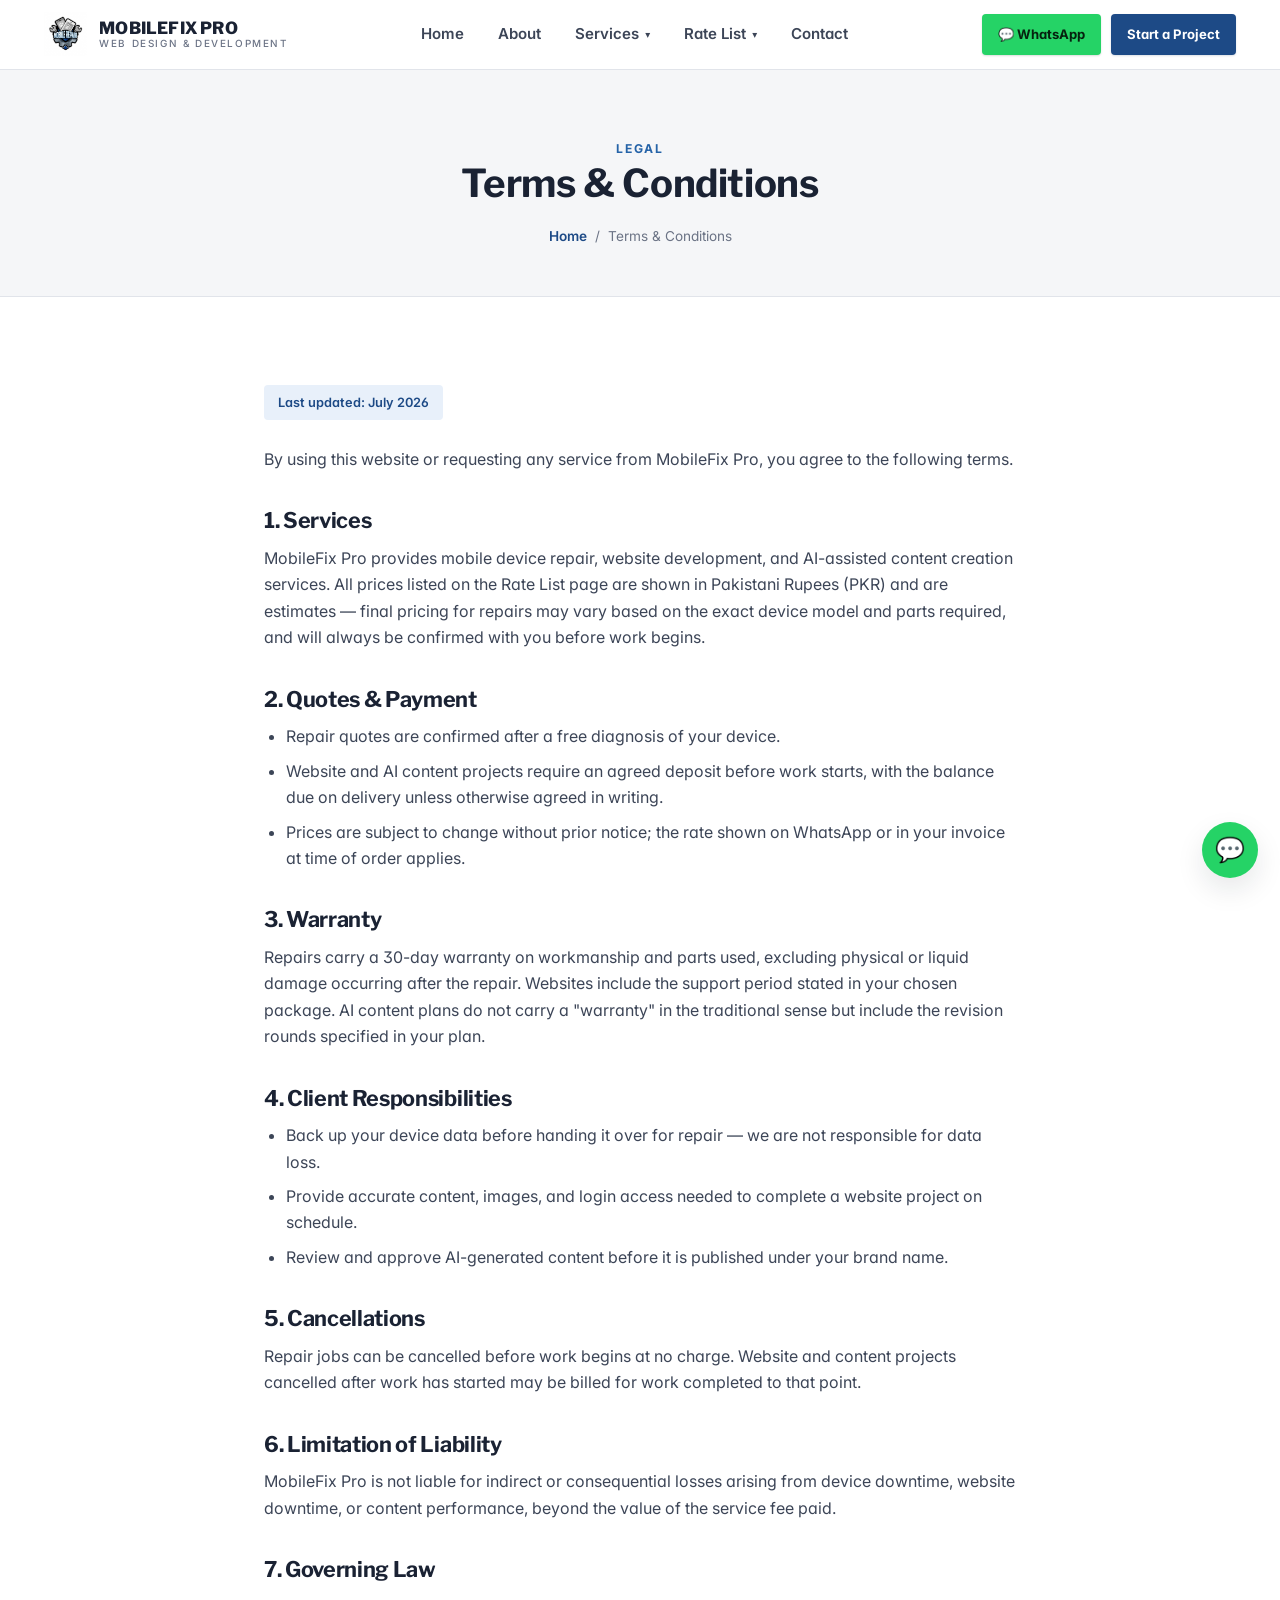
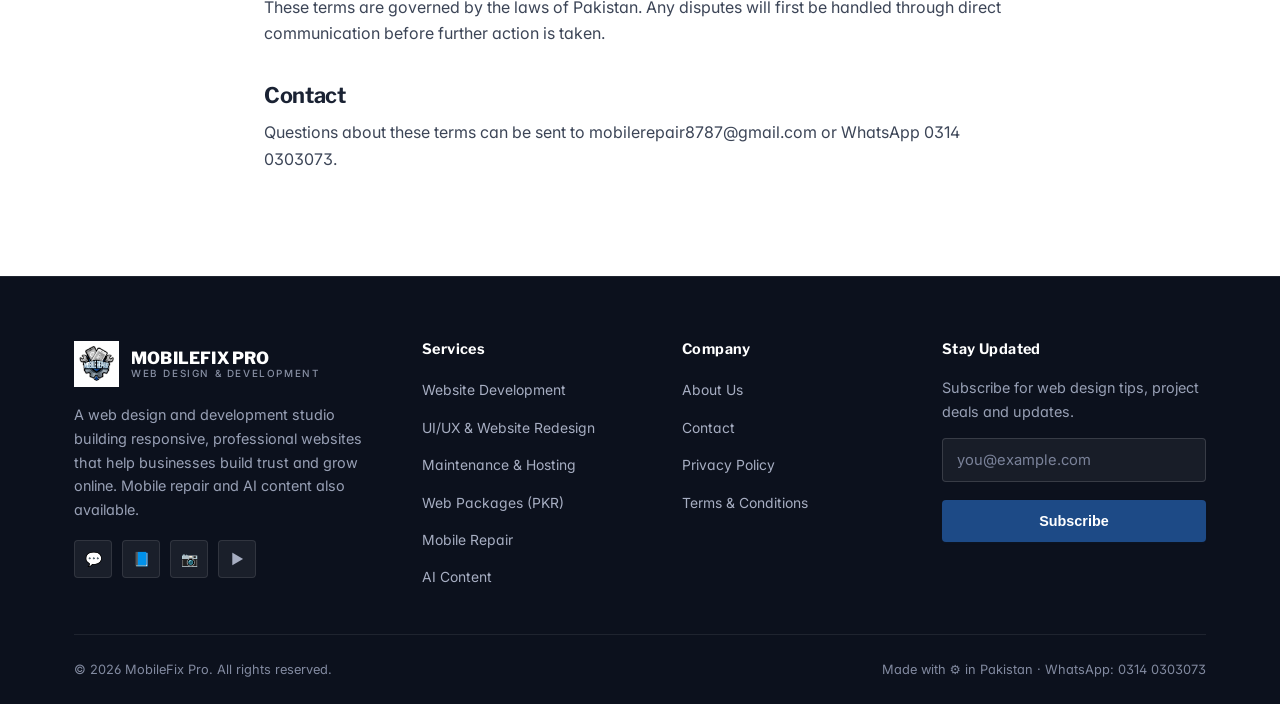
<file: terms.html>
<!DOCTYPE html>
<html lang="en">
<head>
<title>Terms & Conditions | MobileFix Pro</title>
<meta name="description" content="Terms and conditions for using MobileFix Pro's mobile repair, website development, and AI content creation services.">
<link rel="canonical" href="https://www.mobilefixpro.pk/terms.html">
<meta property="og:title" content="Terms & Conditions | MobileFix Pro">
<meta property="og:description" content="Terms and conditions for using MobileFix Pro's mobile repair, website development, and AI content creation services.">
<meta property="og:image" content="hero.jpg">
<meta property="og:type" content="website">
<meta name="twitter:card" content="summary_large_image">
<meta charset="UTF-8">
<meta name="viewport" content="width=device-width, initial-scale=1.0">
<meta name="theme-color" content="#ffffff">
<link rel="icon" href="favicon.ico" type="image/x-icon">
<link rel="manifest" href="manifest.json">
<link rel="preconnect" href="https://fonts.googleapis.com">
<link rel="stylesheet" href="colors.css">
<link rel="stylesheet" href="style.css">
<link rel="stylesheet" href="animation.css">
<link rel="stylesheet" href="responsive.css">

</head>
<body>

<header class="site-header">
  <div class="nav-wrap">
    <a href="index.html" class="brand">
      <img src="logo.png" alt="MobileFix Pro logo - web design and website development studio">
      <span class="brand-text">MOBILEFIX PRO<span>WEB DESIGN &amp; DEVELOPMENT</span></span>
    </a>

    <nav class="main-nav" aria-label="Primary">
      <ul>
        <li class=""><a href="index.html">Home</a></li>
        <li class=""><a href="about.html">About</a></li>

        <li class="has-dropdown">
          <a href="services.html">Services <span class="caret">▾</span></a>
          <div class="dropdown-panel" role="menu">
            <a href="services.html#web-development" role="menuitem">
              <span class="d-ico">💻</span>
              <span><span class="d-title">Website Development</span><br><span class="d-sub">Business, e-commerce &amp; custom builds</span></span>
            </a>
            <a href="services.html#uiux-design" role="menuitem">
              <span class="d-ico">🎨</span>
              <span><span class="d-title">UI/UX &amp; Redesign</span><br><span class="d-sub">Responsive design &amp; site refreshes</span></span>
            </a>
            <a href="services.html#care-plans" role="menuitem">
              <span class="d-ico">🛠️</span>
              <span><span class="d-title">Maintenance &amp; Hosting</span><br><span class="d-sub">Domain setup &amp; ongoing care</span></span>
            </a>
            <div style="height:1px; background:var(--border-soft); margin:6px 4px;"></div>
            <a href="services.html#mobile-technician" role="menuitem">
              <span class="d-ico">📱</span>
              <span><span class="d-title">Mobile Repair</span><br><span class="d-sub">Screen &amp; battery service</span></span>
            </a>
            <a href="services.html#ai-content-creator" role="menuitem">
              <span class="d-ico">🤖</span>
              <span><span class="d-title">AI Content</span><br><span class="d-sub">Social posts &amp; blog articles</span></span>
            </a>
          </div>
        </li>

        <li class="has-dropdown">
          <a href="products.html">Rate List <span class="caret">▾</span></a>
          <div class="dropdown-panel" role="menu">
            <a href="products.html#web-packages" role="menuitem">
              <span class="d-ico">🌐</span>
              <span><span class="d-title">Web Packages</span><br><span class="d-sub">Starter to enterprise plans</span></span>
            </a>
            <a href="products.html#repair-rates" role="menuitem">
              <span class="d-ico">🔧</span>
              <span><span class="d-title">Repair Rates</span><br><span class="d-sub">PKR pricing for common repairs</span></span>
            </a>
            <a href="products.html#ai-packages" role="menuitem">
              <span class="d-ico">✨</span>
              <span><span class="d-title">AI Content Plans</span><br><span class="d-sub">Monthly content subscriptions</span></span>
            </a>
          </div>
        </li>

        <li class=""><a href="contact.html">Contact</a></li>
        <li class="mobile-cta-only">
          <div class="mobile-cta-buttons">
            <a href="https://wa.me/923140303073" target="_blank" rel="noopener" class="btn btn-whatsapp">💬 WhatsApp</a>
            <a href="contact.html#start-project" class="btn btn-primary">Start a Project</a>
          </div>
        </li>
      </ul>
    </nav>

    <div class="nav-cta">
      <a href="https://wa.me/923140303073" target="_blank" rel="noopener" class="btn btn-whatsapp btn-sm">💬 WhatsApp</a>
      <a href="contact.html#start-project" class="btn btn-primary btn-sm">Start a Project</a>
    </div>

    <button class="burger" aria-label="Toggle menu" aria-expanded="false">
      <span></span><span></span><span></span>
    </button>
  </div>
</header>


<section class="page-hero">
  <div class="container">
    <span class="eyebrow">LEGAL</span>
    <h1>Terms &amp; Conditions</h1>
    <div class="breadcrumb"><a href="index.html">Home</a> / <span>Terms &amp; Conditions</span></div>
  </div>
</section>

<section>
  <div class="container legal-content reveal">
    <span class="updated-note">Last updated: July 2026</span>
    <p>By using this website or requesting any service from MobileFix Pro, you agree to the following terms.</p>

    <h2>1. Services</h2>
    <p>MobileFix Pro provides mobile device repair, website development, and AI-assisted content creation services. All prices listed on the Rate List page are shown in Pakistani Rupees (PKR) and are estimates — final pricing for repairs may vary based on the exact device model and parts required, and will always be confirmed with you before work begins.</p>

    <h2>2. Quotes &amp; Payment</h2>
    <ul>
      <li>Repair quotes are confirmed after a free diagnosis of your device.</li>
      <li>Website and AI content projects require an agreed deposit before work starts, with the balance due on delivery unless otherwise agreed in writing.</li>
      <li>Prices are subject to change without prior notice; the rate shown on WhatsApp or in your invoice at time of order applies.</li>
    </ul>

    <h2>3. Warranty</h2>
    <p>Repairs carry a 30-day warranty on workmanship and parts used, excluding physical or liquid damage occurring after the repair. Websites include the support period stated in your chosen package. AI content plans do not carry a "warranty" in the traditional sense but include the revision rounds specified in your plan.</p>

    <h2>4. Client Responsibilities</h2>
    <ul>
      <li>Back up your device data before handing it over for repair — we are not responsible for data loss.</li>
      <li>Provide accurate content, images, and login access needed to complete a website project on schedule.</li>
      <li>Review and approve AI-generated content before it is published under your brand name.</li>
    </ul>

    <h2>5. Cancellations</h2>
    <p>Repair jobs can be cancelled before work begins at no charge. Website and content projects cancelled after work has started may be billed for work completed to that point.</p>

    <h2>6. Limitation of Liability</h2>
    <p>MobileFix Pro is not liable for indirect or consequential losses arising from device downtime, website downtime, or content performance, beyond the value of the service fee paid.</p>

    <h2>7. Governing Law</h2>
    <p>These terms are governed by the laws of Pakistan. Any disputes will first be handled through direct communication before further action is taken.</p>

    <h2>Contact</h2>
    <p>Questions about these terms can be sent to mobilerepair8787@gmail.com or WhatsApp 0314 0303073.</p>
  </div>
</section>

<a href="https://wa.me/923140303073" target="_blank" rel="noopener" class="wa-float" aria-label="Chat on WhatsApp">💬</a>
<button class="back-top" aria-label="Back to top">↑</button>

<footer class="site-footer">
  <div class="container">
    <div class="footer-grid">
      <div>
        <a href="index.html" class="brand" style="margin-bottom:16px;">
          <img src="logo.png" alt="MobileFix Pro logo" style="height:46px;">
          <span class="brand-text">MOBILEFIX PRO<span>WEB DESIGN &amp; DEVELOPMENT</span></span>
        </a>
        <p>A web design and development studio building responsive, professional websites that help businesses build trust and grow online. Mobile repair and AI content also available.</p>
        <div class="footer-social">
          <a href="https://wa.me/923140303073" target="_blank" rel="noopener" aria-label="WhatsApp">💬</a>
          <a href="#" aria-label="Facebook">📘</a>
          <a href="#" aria-label="Instagram">📷</a>
          <a href="https://www.youtube.com/@mobile.repair963" target="_blank" rel="noopener" aria-label="YouTube">▶️</a>
        </div>
      </div>

      <div>
        <h4>Services</h4>
        <ul>
          <li><a href="services.html#web-development">Website Development</a></li>
          <li><a href="services.html#uiux-design">UI/UX &amp; Website Redesign</a></li>
          <li><a href="services.html#care-plans">Maintenance &amp; Hosting</a></li>
          <li><a href="products.html#web-packages">Web Packages (PKR)</a></li>
          <li><a href="services.html#mobile-technician">Mobile Repair</a></li>
          <li><a href="services.html#ai-content-creator">AI Content</a></li>
        </ul>
      </div>

      <div>
        <h4>Company</h4>
        <ul>
          <li><a href="about.html">About Us</a></li>
          <li><a href="contact.html">Contact</a></li>
          <li><a href="privacy.html">Privacy Policy</a></li>
          <li><a href="terms.html">Terms &amp; Conditions</a></li>
        </ul>
      </div>

      <div>
        <h4>Stay Updated</h4>
        <p>Subscribe for web design tips, project deals and updates.</p>
        <form id="newsletterForm">
          <div class="field">
            <input type="email" placeholder="you@example.com" required>
          </div>
          <button type="submit" class="btn btn-primary btn-block">Subscribe</button>
          <p class="news-note" style="font-size:.78rem; margin-top:10px;"></p>
        </form>
      </div>
    </div>

    <div class="footer-bottom">
      <span>© <span class="js-year">2026</span> MobileFix Pro. All rights reserved.</span>
      <span>Made with ⚙️ in Pakistan · WhatsApp: 0314 0303073</span>
    </div>
  </div>
</footer>

<script src="menu.js"></script>
<script src="slider.js"></script>
<script src="contact.js"></script>
<script src="script.js"></script>

</body>
</html>
</file>
<file: colors.css>
/* =========================================================
   COLORS.CSS — Brand palette for MobileFix Pro
   Practical, light, professional palette built around the
   brand's existing navy/blue shield mark.
   ========================================================= */
:root{
  /* Core neutrals */
  --ink-900:#1a2233;      /* headings */
  --ink-700:#3c4557;      /* body text */
  --ink-500:#6b7385;      /* muted / secondary text */
  --ink-300:#9aa1b0;      /* placeholders, faint text */

  --paper:#ffffff;        /* card / surface background */
  --paper-alt:#f5f6f8;    /* alternate section background */
  --paper-dark:#161c2b;   /* dark footer/header-adjacent surface */

  --line:#e1e4ea;         /* standard borders */
  --line-strong:#c7cbd6;  /* stronger borders (inputs, focus rest) */

  /* Brand */
  --brand-900:#0f2c57;
  --brand-700:#1d4a86;
  --brand-600:#2563a8;
  --brand-500:#3576c2;
  --brand-100:#e8f0fa;

  --amber-600:#b5791f;
  --amber-100:#faf1de;

  --success-600:#1f7a4d;
  --success-100:#e7f5ee;
  --danger-600:#b3261e;
  --danger-100:#fbe9e8;

  --whatsapp-green:#25D366;
  --whatsapp-green-dark:#1da851;

  /* Semantic */
  --bg-body: var(--paper);
  --bg-surface: var(--paper-alt);
  --bg-card: var(--paper);
  --border-soft: var(--line);
  --border-strong: var(--line-strong);

  --text-primary: var(--ink-900);
  --text-secondary: var(--ink-700);
  --text-muted: var(--ink-500);

  --shadow-1: 0 1px 2px rgba(20,25,40,0.06);
  --shadow-2: 0 4px 14px rgba(20,25,40,0.08);
  --shadow-3: 0 12px 28px rgba(20,25,40,0.10);

  --radius-sm: 4px;
  --radius-md: 8px;
  --radius-lg: 10px;
  --radius-xl: 16px;

  /* Dark surface (footer, final CTA) */
  --ink-950:#0c111d;

  /* Motion */
  --ease-out: cubic-bezier(.16,.84,.44,1);
}
</file>
<file: style.css>
/* =========================================================
   STYLE.CSS — MobileFix Pro core styles
   ========================================================= */
@import url('https://fonts.googleapis.com/css2?family=Libre+Franklin:wght@500;600;700;800&family=Inter:wght@400;500;600;700&display=swap');

*,*::before,*::after{ box-sizing:border-box; }
html{ scroll-behavior:smooth; -webkit-text-size-adjust:100%; }
body{
  margin:0; font-family:'Inter',system-ui,-apple-system,sans-serif;
  background: var(--bg-body); color: var(--text-primary);
  line-height:1.65; font-size:16px;
  -webkit-font-smoothing:antialiased; text-rendering:optimizeLegibility;
  font-feature-settings:"cv11","ss01";
}
img{ max-width:100%; display:block; }
a{ color:inherit; text-decoration:none; }
ul{ list-style:none; margin:0; padding:0; }
h1,h2,h3,h4{ font-family:'Libre Franklin',sans-serif; font-weight:700; margin:0 0 .5em; color:var(--text-primary); line-height:1.2; letter-spacing:-.01em; }
h2{ letter-spacing:-.015em; }
.eyebrow{ font-family:'Inter',sans-serif; font-size:.76rem; font-weight:700; letter-spacing:1.8px; text-transform:uppercase; color:var(--brand-600); }
p{ margin:0 0 1em; color:var(--text-secondary); }
.container{ width:100%; max-width:1180px; margin:0 auto; padding:0 24px; }
section{ position:relative; padding:88px 0; }
:focus-visible{ outline:2px solid var(--brand-600); outline-offset:3px; border-radius:2px; }
::selection{ background:var(--brand-600); color:#fff; }

/* -------------------- HEADER / NAV -------------------- */
header.site-header{
  position:sticky; top:0; z-index:1000;
  background: var(--paper);
  border-bottom:1px solid var(--border-soft);
  transition: box-shadow .2s ease;
}
.nav-wrap{ display:flex; align-items:center; justify-content:space-between; padding:10px 24px; max-width:1240px; margin:0 auto; }
.brand{ display:flex; align-items:center; gap:12px; }
.brand img{ height:44px; width:auto; }
.brand-text{ font-family:'Libre Franklin',sans-serif; font-weight:800; font-size:1.05rem; line-height:1.15; color:var(--ink-900); letter-spacing:.2px; }
.brand-text span{ display:block; font-family:'Inter',sans-serif; font-weight:500; font-size:.62rem; letter-spacing:1.6px; color:var(--text-muted); text-transform:uppercase; }

nav.main-nav{ display:flex; align-items:center; gap:6px; }
nav.main-nav > ul{ display:flex; align-items:center; gap:2px; }
nav.main-nav > ul > li{ position:relative; }
nav.main-nav > ul > li > a{
  display:flex; align-items:center; gap:6px; padding:12px 16px; font-weight:600; font-size:.94rem;
  color:var(--text-secondary); border-radius: var(--radius-sm); transition: color .15s, background .15s;
}
nav.main-nav > ul > li > a:hover, nav.main-nav > ul > li.active > a{ color:var(--brand-700); background:var(--brand-100); }
nav.main-nav .caret{ font-size:.62rem; transition: transform .2s ease; }
.has-dropdown:hover .caret, .has-dropdown.open .caret{ transform:rotate(180deg); }

.dropdown-panel{
  position:absolute; top:calc(100% + 6px); left:50%; transform:translateX(-50%);
  width:300px; background: var(--paper);
  border:1px solid var(--border-soft); border-radius: var(--radius-md);
  box-shadow: var(--shadow-3); padding:8px; display:none; z-index:50;
}
.has-dropdown:hover .dropdown-panel, .has-dropdown.open .dropdown-panel{ display:block; }
.dropdown-panel a{
  display:flex; align-items:flex-start; gap:12px; padding:11px 12px; border-radius:6px; transition: background .15s;
}
.dropdown-panel a:hover{ background: var(--paper-alt); }
.dropdown-panel .d-ico{ width:34px; height:34px; flex:none; border-radius:6px; background:var(--brand-100); display:flex; align-items:center; justify-content:center; font-size:.95rem; }
.dropdown-panel .d-title{ font-weight:700; color:var(--ink-900); font-size:.9rem; }
.dropdown-panel .d-sub{ font-size:.76rem; color:var(--text-muted); }

.nav-cta{ display:flex; align-items:center; gap:10px; }
.mobile-cta-only{ display:none; }
.btn{
  display:inline-flex; align-items:center; gap:8px; justify-content:center;
  padding:12px 22px; border-radius: var(--radius-sm); font-weight:700; font-size:.9rem;
  cursor:pointer; border:1px solid transparent; white-space:nowrap;
  transition: background .18s var(--ease-out), border-color .18s var(--ease-out), color .18s var(--ease-out), transform .18s var(--ease-out), box-shadow .18s var(--ease-out);
}
.btn:active{ transform: translateY(1px); }
.btn-primary{ background: var(--brand-700); color:#fff; box-shadow:0 1px 2px rgba(15,44,87,.15); }
.btn-primary:hover{ background: var(--brand-900); transform:translateY(-1px); box-shadow:0 6px 16px rgba(15,44,87,.22); }
.btn-outline{ border-color: var(--border-strong); color:var(--ink-900); background:transparent; }
.btn-outline:hover{ background: var(--paper-alt); border-color: var(--ink-500); transform:translateY(-1px); }
.btn-whatsapp{ background: var(--whatsapp-green); color:#06210f; box-shadow:0 1px 2px rgba(6,33,15,.15); }
.btn-whatsapp:hover{ background: var(--whatsapp-green-dark); color:#fff; transform:translateY(-1px); box-shadow:0 6px 16px rgba(29,168,81,.28); }
.btn-gold{ background: var(--amber-600); color:#fff; }
.btn-gold:hover{ background:#96631a; transform:translateY(-1px); box-shadow:0 6px 16px rgba(181,121,31,.28); }
.btn-sm{ padding:9px 15px; font-size:.82rem; }
.btn-lg{ padding:15px 28px; font-size:.98rem; }
.btn-block{ width:100%; }

.burger{ display:none; width:42px; height:42px; border-radius:var(--radius-sm); border:1px solid var(--border-soft); background:transparent; cursor:pointer; position:relative; }
.burger span{ position:absolute; left:10px; right:10px; height:2px; background:var(--ink-900); transition: transform .25s ease, opacity .25s ease; }
.burger span:nth-child(1){ top:14px; } .burger span:nth-child(2){ top:20px; } .burger span:nth-child(3){ top:26px; }
.burger.open span:nth-child(1){ transform: translateY(6px) rotate(45deg); }
.burger.open span:nth-child(2){ opacity:0; }
.burger.open span:nth-child(3){ transform: translateY(-6px) rotate(-45deg); }

/* -------------------- HERO -------------------- */
.hero{ padding:56px 0 64px; background: var(--paper); border-bottom:1px solid var(--border-soft); }
.hero-grid{ display:grid; grid-template-columns:1.05fr .95fr; gap:56px; align-items:center; }
.hero h1{ font-size:clamp(2.1rem,4.2vw,2.9rem); line-height:1.14; color:var(--ink-900); }
.hero .accent{ color: var(--brand-700); }
.hero-badges{ display:flex; gap:10px; flex-wrap:wrap; margin:20px 0 28px; }
.pill{ display:flex; align-items:center; gap:7px; padding:8px 14px; border-radius:var(--radius-sm); background: var(--paper-alt); border:1px solid var(--border-soft); font-size:.8rem; font-weight:600; color:var(--ink-700); }
.hero-actions{ display:flex; gap:12px; flex-wrap:wrap; }

.hero-visual{ position:relative; }
.hero-photo{ width:100%; border-radius: var(--radius-md); border:1px solid var(--border-soft); box-shadow: var(--shadow-2); overflow:hidden; }
.hero-photo img{ width:100%; height:100%; object-fit:cover; aspect-ratio:4/3; }
.hero-caption{ display:flex; align-items:center; gap:10px; margin-top:14px; font-size:.85rem; color:var(--text-muted); }
.hero-caption strong{ color:var(--ink-900); }

/* Trust strip */
.trust-bar{ padding:18px 0; border-bottom:1px solid var(--border-soft); background: var(--paper-alt); }
.trust-row{ display:flex; flex-wrap:wrap; align-items:center; justify-content:center; gap:12px 30px; }
.trust-row span{ font-size:.82rem; font-weight:600; color:var(--ink-700); display:flex; align-items:center; gap:8px; }
.trust-row span::before{ content:"✓"; color:var(--success-600); font-weight:800; }

/* -------------------- SECTION HEADINGS -------------------- */
.sec-head{ text-align:center; max-width:640px; margin:0 auto 48px; }
.sec-head h2{ font-size:clamp(1.7rem,3vw,2.2rem); }
.sec-head p{ font-size:1rem; }

/* -------------------- SERVICE CARDS -------------------- */
.services-grid{ display:grid; grid-template-columns:repeat(3,1fr); gap:24px; }
.svc-card{
  display:flex; flex-direction:column; padding:30px 26px; border:1px solid var(--border-soft);
  background: var(--bg-card); border-radius: var(--radius-md); transition: box-shadow .2s ease, border-color .2s ease;
}
.svc-card:hover{ box-shadow: var(--shadow-2); border-color: var(--line-strong); }
.svc-icon{ width:52px; height:52px; border-radius:var(--radius-sm); background: var(--brand-100); color:var(--brand-700); display:flex; align-items:center; justify-content:center; font-size:1.5rem; margin-bottom:18px; }
.svc-card h3{ font-size:1.25rem; }
.svc-tag{ font-size:.8rem; color:var(--text-muted); margin-bottom:12px; font-weight:600; }
.svc-list{ display:flex; flex-direction:column; gap:8px; margin:14px 0 20px; }
.svc-list li{ font-size:.87rem; color:var(--text-secondary); display:flex; gap:8px; }
.svc-list li::before{ content:"✓"; color:var(--success-600); font-weight:800; }
.svc-card .btn{ margin-top:auto; align-self:flex-start; }

/* -------------------- PRICING TABLES -------------------- */
.price-tabs{ display:flex; justify-content:center; gap:8px; margin-bottom:36px; flex-wrap:wrap; }
.price-tab{ padding:10px 20px; border-radius: var(--radius-sm); border:1px solid var(--border-soft); font-weight:700; cursor:pointer; background:var(--paper); color:var(--text-secondary); transition: all .15s ease; font-size:.86rem; }
.price-tab.active, .price-tab:hover{ background: var(--brand-700); color:#fff; border-color:var(--brand-700); }
.price-panel{ display:none; }
.price-panel.active{ display:block; }
.price-table{ width:100%; border-collapse:collapse; }
.price-table thead th{ text-align:left; font-size:.74rem; letter-spacing:.8px; text-transform:uppercase; color:var(--text-muted); padding:0 18px 10px; border-bottom:1px solid var(--border-soft); }
.price-table tbody tr{ border-bottom:1px solid var(--border-soft); }
.price-table tbody tr:hover{ background: var(--paper-alt); }
.price-table td{ padding:16px 18px; }
.price-table td:first-child{ font-weight:700; color:var(--ink-900); }
.price-table .price-val{ font-family:'Libre Franklin',sans-serif; font-weight:700; font-size:1.05rem; color:var(--ink-900); }
.price-table .price-note{ font-size:.78rem; color:var(--text-muted); }
.badge-popular{ display:inline-block; margin-left:8px; font-size:.64rem; padding:3px 8px; border-radius:var(--radius-sm); background:var(--amber-100); color:var(--amber-600); font-weight:800; letter-spacing:.4px; }

/* Pricing cards (products page) */
.plan-grid{ display:grid; grid-template-columns:repeat(3,1fr); gap:22px; align-items:start; }
.plan-card{ padding:30px 26px; border-radius:var(--radius-md); border:1px solid var(--border-soft); background: var(--bg-card); position:relative; transition:box-shadow .2s var(--ease-out), transform .2s var(--ease-out), border-color .2s var(--ease-out); }
.plan-card:hover{ transform:translateY(-3px); box-shadow:var(--shadow-2); border-color:var(--line-strong); }
.plan-card.featured{ border-color: var(--brand-600); box-shadow: var(--shadow-2); transform:scale(1.02); }
.plan-card.featured:hover{ transform:scale(1.02) translateY(-3px); }
.plan-card.featured::before{ content:"MOST POPULAR"; position:absolute; top:0; right:22px; transform:translateY(-50%); background:var(--brand-700); color:#fff; font-size:.62rem; font-weight:800; padding:5px 12px; letter-spacing:.6px; border-radius:var(--radius-sm); }
.plan-card h3{ font-size:1.12rem; }
.plan-price{ font-family:'Libre Franklin',sans-serif; font-weight:800; font-size:1.9rem; color:var(--ink-900); margin:10px 0; }
.plan-price small{ font-size:.85rem; color:var(--text-muted); font-family:'Inter',sans-serif; font-weight:500; }
.plan-card ul{ display:flex; flex-direction:column; gap:9px; margin:20px 0; }
.plan-card li{ font-size:.88rem; color:var(--text-secondary); display:flex; gap:8px; }
.plan-card li::before{ content:"✓"; color:var(--success-600); font-weight:800; }

/* -------------------- FEATURE / ABOUT GRID -------------------- */
.feature-grid{ display:grid; grid-template-columns:repeat(4,1fr); gap:20px; }
.feature-card{ padding:24px 20px; border-radius:var(--radius-md); background:var(--bg-card); border:1px solid var(--border-soft); text-align:left; }
.feature-card .fi{ width:44px; height:44px; border-radius:var(--radius-sm); background:var(--brand-100); color:var(--brand-700); display:flex; align-items:center; justify-content:center; font-size:1.25rem; margin-bottom:14px; }
.feature-card h3{ font-size:1.02rem; }
.feature-card p{ font-size:.87rem; margin:0; }

.about-split{ display:grid; grid-template-columns:.9fr 1.1fr; gap:56px; align-items:center; }
.stat-grid{ display:grid; grid-template-columns:repeat(3,1fr); gap:16px; margin-top:28px; }
.stat-card{ text-align:center; padding:18px 10px; border-radius:var(--radius-md); background:var(--bg-card); border:1px solid var(--border-soft); }
.stat-num{ font-family:'Libre Franklin',sans-serif; font-weight:800; font-size:1.6rem; color:var(--brand-700); }
.stat-label{ font-size:.72rem; color:var(--text-muted); letter-spacing:.4px; text-transform:uppercase; margin-top:4px; }

.timeline{ position:relative; padding-left:32px; }
.timeline::before{ content:""; position:absolute; left:9px; top:6px; bottom:6px; width:2px; background:var(--border-soft); }
.timeline-item{ position:relative; padding-bottom:28px; }
.timeline-item::before{ content:""; position:absolute; left:-32px; top:2px; width:18px; height:18px; border-radius:50%; background:var(--paper); border:3px solid var(--brand-700); }
.timeline-item h4{ margin-bottom:4px; font-size:1.02rem; }

/* -------------------- TESTIMONIALS -------------------- */
.testi-track{ display:grid; grid-template-columns:repeat(3,1fr); gap:22px; }
.testi-card{ padding:26px; border-radius:var(--radius-md); background:var(--bg-card); border:1px solid var(--border-soft); }
.testi-stars{ color:var(--amber-600); letter-spacing:2px; margin-bottom:10px; font-size:.9rem; }
.testi-person{ display:flex; align-items:center; gap:12px; margin-top:16px; }
.testi-avatar{ width:40px; height:40px; border-radius:50%; background:var(--brand-100); color:var(--brand-700); display:flex; align-items:center; justify-content:center; font-weight:700; font-size:.85rem; }
.testi-placeholder{ font-style:italic; color:var(--text-muted); }

/* -------------------- FAQ -------------------- */
.faq-item{ border:1px solid var(--border-soft); border-radius:var(--radius-md); margin-bottom:10px; overflow:hidden; background: var(--bg-card); }
.faq-q{ display:flex; justify-content:space-between; align-items:center; gap:16px; padding:18px 22px; cursor:pointer; font-weight:700; color:var(--ink-900); font-size:.95rem; }
.faq-q .q-ic{ transition: transform .2s ease; color:var(--brand-700); flex:none; }
.faq-item.open .faq-q .q-ic{ transform: rotate(45deg); }
.faq-a{ max-height:0; overflow:hidden; transition: max-height .3s ease, padding .3s ease; padding:0 22px; }
.faq-item.open .faq-a{ max-height:260px; padding:0 22px 20px; }

/* -------------------- CONTACT -------------------- */
.contact-grid{ display:grid; grid-template-columns:1fr 1fr; gap:44px; align-items:flex-start; }
.form-card{ padding:36px; border-radius:var(--radius-lg); background:var(--bg-card); border:1px solid var(--border-soft); box-shadow:var(--shadow-2); }
.form-card h3{ font-size:1.3rem; }
.field{ margin-bottom:18px; }
.field label{ display:block; font-size:.82rem; font-weight:700; color:var(--text-secondary); margin-bottom:7px; }
.field .hint{ display:block; font-size:.74rem; font-weight:500; color:var(--text-muted); margin-top:5px; }
.field input, .field textarea, .field select{
  width:100%; padding:12px 14px; border-radius:var(--radius-sm); background: var(--paper);
  border:1px solid var(--border-strong); color:var(--ink-900); font-family:inherit; font-size:.92rem;
  transition:border-color .15s ease, box-shadow .15s ease;
}
.field select{
  appearance:none; -webkit-appearance:none;
  background-image:url("data:image/svg+xml,%3Csvg xmlns='http://www.w3.org/2000/svg' width='12' height='8'%3E%3Cpath d='M1 1l5 5 5-5' stroke='%236b7385' stroke-width='1.6' fill='none' stroke-linecap='round' stroke-linejoin='round'/%3E%3C/svg%3E");
  background-repeat:no-repeat; background-position:right 14px center; padding-right:36px; cursor:pointer;
}
.field input:focus, .field textarea:focus, .field select:focus{ border-color: var(--brand-600); outline:none; box-shadow:0 0 0 3px var(--brand-100); }
.field textarea{ resize:vertical; min-height:120px; }
.form-msg{ margin-top:14px; font-size:.86rem; padding:11px 15px; border-radius:var(--radius-sm); display:none; }
.form-msg.show{ display:block; }
.form-msg.ok{ background:var(--success-100); color:var(--success-600); border:1px solid #b9e0cb; }
.form-msg.err{ background:var(--danger-100); color:var(--danger-600); border:1px solid #f0c1bd; }

.contact-info-card{ padding:22px; border-radius:var(--radius-md); background:var(--bg-card); border:1px solid var(--border-soft); display:flex; gap:16px; align-items:flex-start; margin-bottom:14px; }
.contact-info-card .ci-ic{ width:42px; height:42px; border-radius:var(--radius-sm); background:var(--brand-100); color:var(--brand-700); display:flex; align-items:center; justify-content:center; font-size:1.15rem; flex:none; }
.contact-info-card h3{ font-size:1rem; }
.map-frame{ border-radius: var(--radius-md); overflow:hidden; border:1px solid var(--border-soft); height:240px; margin-top:18px; }

/* -------------------- COMMENTS -------------------- */
.comments-wrap{ max-width:800px; margin:0 auto; }
.comment-form{ padding:26px; border-radius:var(--radius-lg); background:var(--bg-card); border:1px solid var(--border-soft); margin-bottom:32px; }
.comment-form .row2{ display:grid; grid-template-columns:1fr 1fr; gap:16px; }
.rating-select{ display:flex; gap:5px; font-size:1.4rem; cursor:pointer; }
.rating-select span{ color: var(--line-strong); transition: color .15s; }
.rating-select span.active, .rating-select span:hover{ color: var(--amber-600); }
#commentsList{ display:flex; flex-direction:column; gap:14px; }
.comment-card{ padding:18px 20px; border-radius:var(--radius-md); background:var(--bg-card); border:1px solid var(--border-soft); }
.comment-top{ display:flex; justify-content:space-between; align-items:center; margin-bottom:6px; flex-wrap:wrap; gap:6px; }
.comment-author{ display:flex; align-items:center; gap:10px; font-weight:700; color:var(--ink-900); }
.comment-avatar{ width:34px; height:34px; border-radius:50%; background:var(--brand-100); color:var(--brand-700); display:flex; align-items:center; justify-content:center; font-size:.82rem; font-weight:800; }
.comment-date{ font-size:.75rem; color:var(--text-muted); }
.comment-stars{ color:var(--amber-600); font-size:.85rem; margin-bottom:6px; }
.comment-empty{ text-align:center; padding:36px 0; color:var(--text-muted); }

/* -------------------- CTA STRIP -------------------- */
.cta-strip{ background: var(--brand-700); border-radius: var(--radius-lg); padding:44px; display:flex; align-items:center; justify-content:space-between; gap:26px; flex-wrap:wrap; color:#fff; }
.cta-strip h2{ color:#fff; margin:0; }
.cta-strip p{ color:rgba(255,255,255,.82); margin:6px 0 0; }
.cta-strip .btn-gold{ background:#fff; color:var(--brand-800,#0f2c57); }
.cta-strip .btn-gold:hover{ background:var(--paper-alt); }

/* -------------------- FOOTER -------------------- */
footer.site-footer{ background:var(--ink-950); border-top:1px solid rgba(255,255,255,.08); padding:64px 0 24px; color:#c7cdda; }
.footer-grid{ display:grid; grid-template-columns:1.4fr 1fr 1fr 1.2fr; gap:40px; margin-bottom:44px; }
.footer-grid h4{ color:#fff; font-size:.9rem; letter-spacing:.4px; margin-bottom:18px; }
.footer-grid ul{ display:flex; flex-direction:column; gap:11px; }
.footer-grid a{ color:#a7aec2; font-size:.87rem; transition:color .15s ease, padding-left .15s ease; }
.footer-grid a:hover{ color:#fff; padding-left:3px; }
footer.site-footer p{ color:#98a0b5; font-size:.9rem; max-width:320px; }
footer.site-footer .brand-text{ color:#fff; }
footer.site-footer .brand-text span{ color:#8890a4; }
.footer-social{ display:flex; gap:10px; margin-top:18px; }
.footer-social a{ width:38px; height:38px; border-radius:var(--radius-sm); background:rgba(255,255,255,.06); display:flex; align-items:center; justify-content:center; border:1px solid rgba(255,255,255,.1); transition:background .15s ease, transform .15s ease; }
.footer-social a:hover{ background:rgba(255,255,255,.14); transform:translateY(-2px); }
.footer-bottom{ display:flex; justify-content:space-between; align-items:center; padding-top:24px; border-top:1px solid rgba(255,255,255,.08); font-size:.8rem; color:#828aa0; flex-wrap:wrap; gap:10px; }
.footer-grid .field input{ background:rgba(255,255,255,.05); border-color:rgba(255,255,255,.14); color:#fff; }
.footer-grid .field input::placeholder{ color:#7a8299; }

/* -------------------- WHATSAPP FLOAT -------------------- */
.wa-float{
  position:fixed; right:22px; bottom:22px; z-index:900; width:56px; height:56px; border-radius:50%;
  background:var(--whatsapp-green); display:flex; align-items:center; justify-content:center; font-size:1.5rem;
  box-shadow: var(--shadow-3); transition: background .15s ease;
}
.wa-float:hover{ background:var(--whatsapp-green-dark); }

/* Back to top */
.back-top{ position:fixed; right:22px; bottom:88px; z-index:900; width:42px; height:42px; border-radius:50%; background:var(--paper); border:1px solid var(--border-soft); display:none; align-items:center; justify-content:center; color:var(--ink-900); cursor:pointer; box-shadow: var(--shadow-2); }
.back-top.show{ display:flex; }

/* -------------------- BREADCRUMB / PAGE HERO -------------------- */
.page-hero{ padding:64px 0 48px; text-align:center; background: var(--paper-alt); border-bottom:1px solid var(--border-soft); }
.page-hero h1{ font-size:clamp(1.8rem,3.4vw,2.4rem); }
.breadcrumb{ display:flex; justify-content:center; gap:8px; font-size:.85rem; color:var(--text-muted); margin-top:10px; }
.breadcrumb a{ color:var(--brand-700); font-weight:600; }

/* -------------------- 404 -------------------- */
.error-page{ min-height:70vh; display:flex; align-items:center; justify-content:center; text-align:center; padding:40px 20px; }
.error-code{ font-family:'Libre Franklin',sans-serif; font-weight:800; font-size:clamp(4rem,14vw,7rem); line-height:1; color:var(--brand-700); }

/* -------------------- LEGAL PAGES -------------------- */
.legal-content{ max-width:800px; margin:0 auto; }
.legal-content h2{ margin-top:36px; font-size:1.35rem; }
.legal-content h3{ color:var(--ink-900); margin-top:22px; font-size:1.08rem; }
.legal-content p, .legal-content li{ color:var(--text-secondary); }
.legal-content ul{ padding-left:22px; list-style:disc; margin-bottom:16px; }
.legal-content ul li{ margin-bottom:8px; }
.updated-note{ display:inline-block; padding:7px 14px; border-radius:var(--radius-sm); background:var(--brand-100); font-size:.8rem; color:var(--brand-700); font-weight:600; margin-bottom:26px; }

/* Utility */
.text-center{ text-align:center; }
.mt-40{ margin-top:40px; }
.grid-2{ display:grid; grid-template-columns:1fr 1fr; gap:24px; }

/* =========================================================
   WEB DEV MOCKUP COMPONENTS — added for web design/development focus
   Pure CSS/HTML browser + device mockups (no external images),
   kept flat and realistic: no gradients, no glow, no glass.
   ========================================================= */

/* ---------- Browser window mockup ---------- */
.browser-mock{
  border:1px solid var(--border-soft); border-radius:var(--radius-md);
  background:var(--paper); box-shadow:var(--shadow-3); overflow:hidden;
}
.browser-mock .bm-bar{
  display:flex; align-items:center; gap:10px; padding:10px 14px;
  background:var(--paper-alt); border-bottom:1px solid var(--border-soft);
}
.browser-mock .bm-dots{ display:flex; gap:6px; flex:none; }
.browser-mock .bm-dots span{ width:10px; height:10px; border-radius:50%; background:var(--line-strong); }
.browser-mock .bm-url{
  flex:1; background:var(--paper); border:1px solid var(--border-soft); border-radius:20px;
  padding:6px 14px; font-size:.75rem; color:var(--text-muted); font-family:'Inter',sans-serif;
}
.browser-mock .bm-screen{ background:var(--paper); }

/* Generic mock website content used inside the browser frame */
.mock-site-nav{
  display:flex; align-items:center; justify-content:space-between;
  padding:14px 20px; border-bottom:1px solid var(--border-soft);
}
.mock-site-nav .mock-logo{ width:74px; height:10px; border-radius:3px; background:var(--ink-900); }
.mock-site-nav .mock-links{ display:flex; gap:14px; }
.mock-site-nav .mock-links span{ width:32px; height:7px; border-radius:3px; background:var(--line-strong); display:block; }
.mock-site-nav .mock-btn{ width:58px; height:20px; border-radius:4px; background:var(--brand-700); }

.mock-hero{ padding:26px 20px; display:grid; grid-template-columns:1.1fr .9fr; gap:20px; align-items:center; }
.mock-hero .mock-lines span{ display:block; border-radius:3px; background:var(--line-strong); }
.mock-hero .mock-h1{ width:88%; height:14px; background:var(--ink-700); margin-bottom:10px; }
.mock-hero .mock-h1b{ width:60%; height:14px; background:var(--ink-700); margin-bottom:14px; }
.mock-hero .mock-p{ width:95%; height:7px; margin-bottom:7px; }
.mock-hero .mock-p2{ width:80%; height:7px; margin-bottom:16px; }
.mock-hero .mock-cta{ width:110px; height:26px; border-radius:5px; background:var(--brand-700); }
.mock-hero .mock-art{ height:110px; border-radius:8px; background:var(--paper-alt); border:1px solid var(--border-soft); }

/* Accent variants so mockups aren't uniformly gray across the portfolio grid */
.pf-thumb.accent-amber .mock-btn, .pf-thumb.accent-amber .mock-cta{ background:var(--amber-600); }
.pf-thumb.accent-green .mock-btn, .pf-thumb.accent-green .mock-cta{ background:var(--success-600); }
.pf-thumb.accent-navy .mock-btn, .pf-thumb.accent-navy .mock-cta{ background:var(--ink-900); }

.mock-cards{ display:grid; grid-template-columns:repeat(3,1fr); gap:12px; padding:0 20px 22px; }
.mock-card{ border:1px solid var(--border-soft); border-radius:6px; padding:12px; }
.mock-card .mock-thumb{ height:44px; border-radius:4px; background:var(--paper-alt); margin-bottom:10px; }
.mock-card span{ display:block; height:6px; border-radius:3px; background:var(--line-strong); margin-bottom:6px; }
.mock-card span:last-child{ width:60%; margin-bottom:0; }

/* ---------- Phone frame mockup (for responsive/mobile preview) ---------- */
.phone-mock{
  width:120px; border:8px solid var(--ink-900); border-radius:22px; background:var(--paper);
  box-shadow:var(--shadow-3); overflow:hidden; flex:none;
}
.phone-mock .pm-notch{ height:14px; background:var(--ink-900); position:relative; }
.phone-mock .pm-notch::after{ content:""; position:absolute; left:50%; top:4px; transform:translateX(-50%); width:34px; height:6px; border-radius:3px; background:#000; }
.phone-mock .pm-screen{ padding:10px 10px; }
.phone-mock .pm-line{ height:6px; border-radius:3px; background:var(--line-strong); margin-bottom:6px; }
.phone-mock .pm-line.w1{ width:80%; }
.phone-mock .pm-line.w2{ width:60%; }
.phone-mock .pm-block{ height:46px; border-radius:5px; background:var(--paper-alt); border:1px solid var(--border-soft); margin:8px 0; }
.phone-mock .pm-btn{ height:18px; width:70%; border-radius:4px; background:var(--brand-700); margin-top:6px; }

/* ---------- Hero device stack (desktop browser + overlapping phone) ---------- */
.device-stack{ position:relative; padding-right:60px; }
.device-stack .phone-mock{ position:absolute; right:-14px; bottom:-22px; width:112px; z-index:2; }

/* ---------- Service icon strip (12-service grid) ---------- */
.web-services-grid{ display:grid; grid-template-columns:repeat(4,1fr); gap:20px; }
.wsvc-card{
  padding:24px 20px; border:1px solid var(--border-soft); border-radius:var(--radius-md);
  background:var(--bg-card); transition:box-shadow .2s ease, border-color .2s ease, transform .15s ease;
}
.wsvc-card:hover{ box-shadow:var(--shadow-2); border-color:var(--line-strong); transform:translateY(-2px); }
.wsvc-card .wsvc-icon{
  width:44px; height:44px; border-radius:var(--radius-sm); background:var(--brand-100); color:var(--brand-700);
  display:flex; align-items:center; justify-content:center; font-size:1.2rem; margin-bottom:14px;
}
.wsvc-card h3{ font-size:1.02rem; margin-bottom:6px; }
.wsvc-card p{ font-size:.85rem; margin:0; }

/* ---------- Detailed service block (icon + copy + mockup) ---------- */
.svc-detail{ display:grid; grid-template-columns:1fr 1fr; gap:48px; align-items:center; padding:52px 0; border-bottom:1px solid var(--border-soft); }
.svc-detail:last-child{ border-bottom:none; }
.svc-detail .svc-num{ font-family:'Libre Franklin',sans-serif; font-weight:800; font-size:.8rem; color:var(--brand-600); letter-spacing:1px; }
.svc-detail h3{ font-size:1.5rem; margin-top:6px; }
.svc-detail .svc-who{ display:flex; gap:10px; align-items:flex-start; margin-top:16px; padding:14px 16px; background:var(--paper-alt); border-radius:var(--radius-sm); border:1px solid var(--border-soft); }
.svc-detail .svc-who strong{ color:var(--ink-900); }

/* ---------- Secondary services strip (mobile repair / AI, kept small) ---------- */
.secondary-strip{ padding:40px 0; }
.secondary-grid{ display:grid; grid-template-columns:1fr 1fr; gap:16px; }
.secondary-card{
  display:flex; align-items:center; gap:14px; padding:16px 18px; border:1px solid var(--border-soft);
  border-radius:var(--radius-sm); background:var(--bg-card);
}
.secondary-card .sec-ico{ width:36px; height:36px; border-radius:var(--radius-sm); background:var(--paper-alt); display:flex; align-items:center; justify-content:center; font-size:1rem; flex:none; }
.secondary-card h4{ font-size:.88rem; margin:0 0 2px; color:var(--ink-900); }
.secondary-card p{ font-size:.78rem; margin:0; color:var(--text-muted); }
.secondary-card .btn{ margin-left:auto; flex:none; }

/* ---------- Process steps ---------- */
.process-grid{ display:grid; grid-template-columns:repeat(4,1fr); gap:20px; counter-reset:step; }
.process-card{ position:relative; padding:24px 20px 20px; border:1px solid var(--border-soft); border-radius:var(--radius-md); background:var(--bg-card); }
.process-card .p-num{ font-family:'Libre Franklin',sans-serif; font-weight:800; font-size:1.6rem; color:var(--brand-100); position:absolute; top:12px; right:16px; }
.process-card h4{ font-size:.98rem; margin-bottom:6px; position:relative; }
.process-card p{ font-size:.84rem; margin:0; position:relative; }

@media (max-width:980px){
  .web-services-grid{ grid-template-columns:repeat(2,1fr); }
  .svc-detail{ grid-template-columns:1fr; gap:28px; }
  .process-grid{ grid-template-columns:repeat(2,1fr); }
  .secondary-grid{ grid-template-columns:1fr; }
  .mock-hero{ grid-template-columns:1fr; }
  .mock-cards{ grid-template-columns:1fr 1fr; }
}
@media (max-width:600px){
  .web-services-grid{ grid-template-columns:1fr; }
  .process-grid{ grid-template-columns:1fr; }
  .device-stack{ padding-right:0; }
  .device-stack .phone-mock{ display:none; }
}

/* ---------- Compact detail cards (used for secondary services within a category) ---------- */
.svc-mini-grid{ display:grid; grid-template-columns:repeat(2,1fr); gap:18px; margin-top:8px; }
.svc-mini{ padding:22px; border:1px solid var(--border-soft); border-radius:var(--radius-md); background:var(--bg-card); }
.svc-mini .wsvc-icon{ margin-bottom:12px; }
.svc-mini h4{ font-family:'Libre Franklin',sans-serif; font-weight:700; font-size:1.02rem; margin:0 0 8px; color:var(--ink-900); }
.svc-mini p{ font-size:.87rem; margin:0 0 10px; }
.svc-mini .svc-best{ font-size:.78rem; color:var(--text-muted); padding-top:10px; border-top:1px solid var(--border-soft); }
.svc-mini .svc-best strong{ color:var(--ink-900); }

/* ---------- Before / after compare mockup (Website Redesign) ---------- */
.compare-row{ display:grid; grid-template-columns:1fr 1fr; gap:16px; align-items:end; }
.compare-row .compare-label{ text-align:center; font-size:.74rem; font-weight:700; letter-spacing:.6px; text-transform:uppercase; color:var(--text-muted); margin-bottom:8px; }
.compare-row .browser-mock.old .mock-site-nav .mock-logo,
.compare-row .browser-mock.old .mock-hero .mock-h1,
.compare-row .browser-mock.old .mock-hero .mock-h1b{ background:var(--line-strong); }
.compare-row .browser-mock.old .mock-btn,
.compare-row .browser-mock.old .mock-cta{ background:var(--ink-300); }
.compare-row .browser-mock.old .mock-art{ background:#eceef2; }

/* ---------- Landing page mockup (single focused CTA) ---------- */
.mock-landing{ padding:40px 24px; text-align:center; }
.mock-landing .mock-h1{ width:70%; height:16px; margin:0 auto 10px; background:var(--ink-700); }
.mock-landing .mock-p{ width:55%; height:7px; margin:0 auto 6px; background:var(--line-strong); }
.mock-landing .mock-p2{ width:40%; height:7px; margin:0 auto 20px; background:var(--line-strong); }
.mock-landing .mock-cta{ width:140px; height:30px; border-radius:6px; background:var(--brand-700); margin:0 auto; }

/* ---------- Cart badge for e-commerce mockup ---------- */
.mock-site-nav .mock-cart{ width:22px; height:22px; border-radius:5px; background:var(--paper-alt); border:1px solid var(--border-soft); display:flex; align-items:center; justify-content:center; font-size:.7rem; margin-left:8px; }

@media (max-width:700px){
  .svc-mini-grid{ grid-template-columns:1fr; }
  .compare-row{ grid-template-columns:1fr; }
}

/* =========================================================
   WHAT WE BUILD / OUR WORK / HOW WE WORK / PRICING — added
   for the expanded services, portfolio and pricing sections.
   ========================================================= */

/* ---------- Build service cards (3-part detail: what/who/receive) ---------- */
.build-grid{ display:grid; grid-template-columns:repeat(2,1fr); gap:20px; margin-top:8px; }
.build-card{
  padding:26px 24px; border:1px solid var(--border-soft); border-radius:var(--radius-md);
  background:var(--bg-card); transition:box-shadow .2s ease, border-color .2s ease, transform .15s ease;
}
.build-card:hover{ box-shadow:var(--shadow-2); border-color:var(--line-strong); transform:translateY(-2px); }
.build-card-head{ display:flex; align-items:center; gap:12px; margin-bottom:6px; }
.build-card-head .wsvc-icon{ margin-bottom:0; flex:none; }
.build-card-head h4{ font-family:'Libre Franklin',sans-serif; font-weight:700; font-size:1.05rem; margin:0; color:var(--ink-900); }
.build-row{ padding:12px 0; border-top:1px solid var(--border-soft); }
.build-row:first-of-type{ border-top:none; }
.build-row .b-label{ display:block; font-size:.66rem; font-weight:800; letter-spacing:.7px; text-transform:uppercase; color:var(--brand-600); margin-bottom:4px; }
.build-row p{ font-size:.86rem; margin:0; }

/* ---------- Our Work / portfolio ---------- */
.portfolio-grid{ display:grid; grid-template-columns:repeat(3,1fr); gap:22px; }
.portfolio-card{
  border:1px solid var(--border-soft); border-radius:var(--radius-md); background:var(--bg-card);
  overflow:hidden; transition:box-shadow .25s var(--ease-out), transform .25s var(--ease-out), border-color .25s var(--ease-out);
}
.portfolio-card:hover{ box-shadow:var(--shadow-3); transform:translateY(-4px); border-color:var(--line-strong); }
.portfolio-card:hover .pf-thumb{ filter:saturate(1.05); }
.portfolio-card .pf-thumb{ border:none; border-radius:0; box-shadow:none; border-bottom:1px solid var(--border-soft); }
.portfolio-card .pf-thumb .mock-site-nav{ padding:10px 14px; }
.portfolio-card .pf-thumb .mock-hero{ padding:16px 14px; }
.portfolio-card .pf-thumb .mock-cards{ padding:0 14px 14px; gap:8px; }
.portfolio-card .pf-thumb .mock-card{ padding:8px; }
.portfolio-meta{ padding:16px 18px 20px; }
.portfolio-tag{
  display:inline-block; font-size:.64rem; font-weight:800; letter-spacing:.6px; text-transform:uppercase;
  color:var(--brand-700); background:var(--brand-100); padding:4px 10px; border-radius:20px; margin-bottom:10px;
}
.portfolio-meta h4{ font-family:'Libre Franklin',sans-serif; font-weight:700; font-size:.98rem; margin:0 0 6px; color:var(--ink-900); }
.portfolio-meta p{ font-size:.83rem; margin:0; }

/* ---------- How We Work (6-step process) ---------- */
.process-grid-6{ display:grid; grid-template-columns:repeat(3,1fr); gap:20px; }

/* ---------- Pricing note banner (domain & hosting disclosure) ---------- */
.pricing-note{
  display:flex; align-items:center; gap:10px; justify-content:center; margin-top:28px;
  padding:14px 20px; border-radius:var(--radius-sm); background:var(--amber-100); color:var(--amber-600);
  font-weight:700; font-size:.9rem; text-align:center;
}

@media (max-width:980px){
  .build-grid{ grid-template-columns:1fr; }
  .portfolio-grid{ grid-template-columns:1fr 1fr; }
  .process-grid-6{ grid-template-columns:repeat(2,1fr); }
}
@media (max-width:600px){
  .portfolio-grid{ grid-template-columns:1fr; }
  .process-grid-6{ grid-template-columns:1fr; }
}

/* =========================================================
   FINAL CTA — "Have a Business Idea? Let's Build Your Website."
   Dark, code-motif section; the closing thesis of the page.
   ========================================================= */
.final-cta{
  position:relative; overflow:hidden; padding:96px 0;
  background: var(--ink-950);
  background-image:
    linear-gradient(rgba(255,255,255,.05) 1px, transparent 1px),
    linear-gradient(90deg, rgba(255,255,255,.05) 1px, transparent 1px);
  background-size:44px 44px;
  background-position:center;
}
.final-cta::before{
  content:""; position:absolute; inset:0;
  background: radial-gradient(560px 320px at 50% 0%, rgba(53,118,194,.35), transparent 70%);
  pointer-events:none;
}
.final-cta-inner{ position:relative; text-align:center; max-width:720px; margin:0 auto; }
.final-cta .fc-tag{
  display:inline-flex; align-items:center; gap:8px; font-family:'Inter',monospace,sans-serif;
  font-size:.76rem; font-weight:700; letter-spacing:1.6px; text-transform:uppercase;
  color:#8fb4e0; background:rgba(255,255,255,.06); border:1px solid rgba(255,255,255,.12);
  padding:7px 14px; border-radius:20px; margin-bottom:22px;
}
.final-cta h2{
  color:#fff; font-size:clamp(2rem,4.4vw,3rem); line-height:1.14; margin-bottom:16px;
}
.final-cta h2 .fc-line2{ display:block; color:#8fb4e0; }
.final-cta p{ color:#aab3c9; font-size:1.05rem; max-width:520px; margin:0 auto 36px; }
.final-cta .fc-actions{ display:flex; gap:14px; justify-content:center; flex-wrap:wrap; }
.final-cta .btn-outline{ border-color:rgba(255,255,255,.28); color:#fff; }
.final-cta .btn-outline:hover{ background:rgba(255,255,255,.08); border-color:#fff; }

@media (max-width:600px){
  .final-cta{ padding:64px 0; }
  .final-cta .fc-actions{ flex-direction:column; align-items:stretch; }
  .final-cta .fc-actions .btn{ width:100%; }
}
</file>
<file: animation.css>
/* =========================================================
   ANIMATION.CSS — minimal motion system for MobileFix Pro
   Kept deliberately light: a single subtle reveal-on-scroll
   effect and ordinary hover/transition states. No looping
   ambient animation, no 3D effects.
   ========================================================= */

@keyframes fadeUp{ from{opacity:0; transform:translateY(10px)} to{opacity:1; transform:translateY(0)} }

.reveal, .reveal-scale{
  opacity:0; transform:translateY(14px);
  transition:opacity .5s var(--ease-out), transform .5s var(--ease-out);
}
.reveal-left{ opacity:0; transform:translateX(-16px); transition:opacity .5s var(--ease-out), transform .5s var(--ease-out); }
.reveal-right{ opacity:0; transform:translateX(16px); transition:opacity .5s var(--ease-out), transform .5s var(--ease-out); }
.reveal-scale{ transform:translateY(14px) scale(.985); }
.reveal.in-view, .reveal-left.in-view, .reveal-right.in-view, .reveal-scale.in-view{
  opacity:1; transform:none;
}

/* Gentle stagger for cards revealed together in a grid */
.web-services-grid .reveal:nth-child(2), .build-grid .reveal:nth-child(2),
.portfolio-grid .reveal:nth-child(2), .process-grid .reveal:nth-child(2), .process-grid-6 .reveal:nth-child(2){ transition-delay:.05s; }
.web-services-grid .reveal:nth-child(3), .build-grid .reveal:nth-child(3),
.portfolio-grid .reveal:nth-child(3), .process-grid .reveal:nth-child(3), .process-grid-6 .reveal:nth-child(3){ transition-delay:.1s; }
.web-services-grid .reveal:nth-child(4), .process-grid .reveal:nth-child(4), .process-grid-6 .reveal:nth-child(4){ transition-delay:.15s; }

.hover-lift{ transition:transform .2s var(--ease-out), box-shadow .2s var(--ease-out); }
.hover-lift:hover{ transform:translateY(-3px); }

/* Respect reduced motion */
@media (prefers-reduced-motion: reduce){
  *{ animation-duration:.001ms !important; animation-iteration-count:1 !important; transition-duration:.001ms !important; scroll-behavior:auto !important; }
}
</file>
<file: responsive.css>
/* =========================================================
   RESPONSIVE.CSS — breakpoints for MobileFix Pro
   ========================================================= */

@media (max-width: 1080px){
  .services-grid, .plan-grid{ grid-template-columns:repeat(2,1fr); }
  .feature-grid{ grid-template-columns:repeat(2,1fr); }
  .testi-track{ grid-template-columns:1fr 1fr; }
  .footer-grid{ grid-template-columns:1fr 1fr; }
  .hero-grid{ gap:30px; }
}

@media (max-width: 900px){
  nav.main-nav{ position:fixed; top:66px; left:0; right:0; bottom:0; background:var(--paper);
    flex-direction:column; align-items:stretch; padding:16px; overflow-y:auto;
    transform: translateX(100%); transition: transform .25s ease; border-top:1px solid var(--border-soft); }
  nav.main-nav.open{ transform: translateX(0); }
  nav.main-nav > ul{ flex-direction:column; align-items:stretch; gap:2px; width:100%; }
  nav.main-nav > ul > li > a{ width:100%; padding:15px; border-bottom:1px solid var(--border-soft); border-radius:0; }
  .dropdown-panel{ position:static; transform:none; width:100%; display:none; box-shadow:none; border:none; background:var(--paper-alt); margin-top:4px; }
  .has-dropdown.open .dropdown-panel{ display:block; }
  .nav-cta{ display:none; }
  .mobile-cta-only{ display:block !important; padding:16px 4px 4px; }
  .mobile-cta-buttons{ display:flex; flex-direction:column; gap:10px; }
  .mobile-cta-buttons .btn{ width:100%; }
  .burger{ display:block; }
  .hero-grid{ grid-template-columns:1fr; }
  .hero-visual{ order:-1; }
  .about-split{ grid-template-columns:1fr; }
  .contact-grid{ grid-template-columns:1fr; }
}

@media (max-width: 720px){
  section{ padding:52px 0; }
  .services-grid, .plan-grid, .feature-grid, .testi-track, .footer-grid, .stat-grid, .grid-2{ grid-template-columns:1fr; }
  .comment-form .row2{ grid-template-columns:1fr; }
  .cta-strip{ flex-direction:column; text-align:center; padding:30px 22px; }
  .price-table thead{ display:none; }
  .price-table, .price-table tbody, .price-table tr, .price-table td{ display:block; width:100%; }
  .price-table tr{ margin-bottom:12px; border-radius:var(--radius-md); border:1px solid var(--border-soft); }
  .price-table td{ border:none !important; padding:9px 16px; }
  .price-table td::before{ content: attr(data-label); display:block; font-size:.68rem; letter-spacing:.6px; text-transform:uppercase; color:var(--text-muted); margin-bottom:3px; }
  .footer-bottom{ flex-direction:column; text-align:center; }
  .wa-float{ width:50px; height:50px; font-size:1.3rem; right:14px; bottom:14px; }
  .back-top{ right:14px; bottom:74px; }
  .trust-row{ gap:10px 18px; }
}

@media (max-width: 480px){
  .brand-text{ font-size:.88rem; }
  .brand img{ height:36px; }
  .hero{ padding:32px 0 44px; }
  .plan-price{ font-size:1.6rem; }
  .error-code{ font-size:3.6rem; }
}

@media (max-width: 900px){
  .plan-card.featured{ transform:none; }
  .plan-card.featured:hover{ transform:translateY(-3px); }
  .form-card{ padding:26px 22px; }
}

@media (max-width: 720px){
  .final-cta{ background-size:28px 28px; }
  .final-cta h2{ font-size:1.9rem; }
}
</file>
